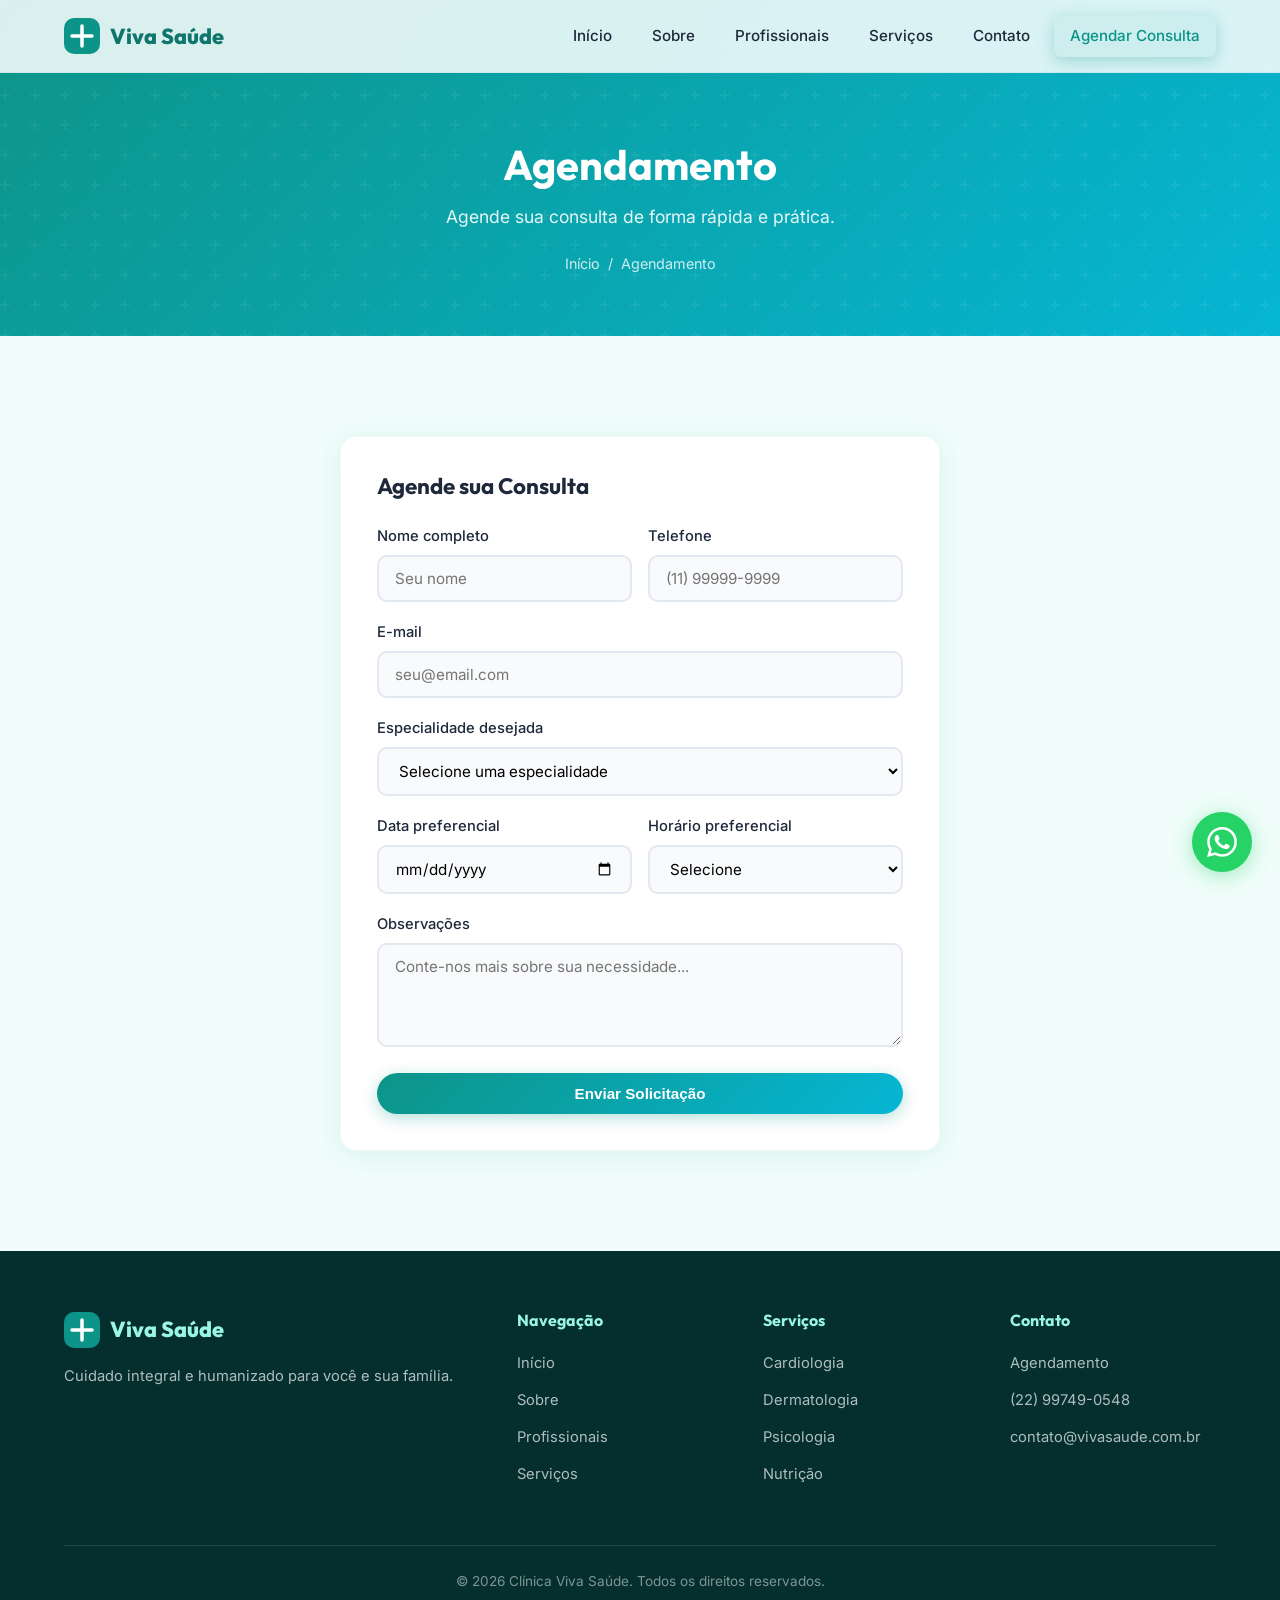
<file: agendamento.html>
<!DOCTYPE html>
<html lang="pt-BR">
<head>
  <meta charset="UTF-8">
  <meta name="viewport" content="width=device-width, initial-scale=1.0">
  <meta name="description" content="Agende sua consulta na Clínica Viva Saúde por telefone, WhatsApp ou formulário online.">
  <title>Agendamento | Clínica Viva Saúde</title>
  <link rel="stylesheet" href="css/style.css">
</head>
<body>
  <header class="header" id="header">
    <div class="container">
      <nav class="nav">
        <a href="index.html" class="logo">
          <svg viewBox="0 0 36 36" fill="none"><rect width="36" height="36" rx="10" fill="#0d9488"/><path d="M18 8v20M8 18h20" stroke="#fff" stroke-width="3.5" stroke-linecap="round"/></svg>
          Viva Saúde
        </a>
        <div class="nav-links" id="navLinks">
          <a href="index.html">Início</a>
          <a href="sobre.html">Sobre</a>
          <a href="profissionais.html">Profissionais</a>
          <a href="servicos.html">Serviços</a>
          <a href="contato.html">Contato</a>
          <a href="agendamento.html" class="btn btn-primary">Agendar Consulta</a>
        </div>
        <button class="hamburger" id="hamburger" aria-label="Menu"><span></span><span></span><span></span></button>
      </nav>
    </div>
  </header>

  <section class="page-header">
    <h1>Agendamento</h1>
    <p>Agende sua consulta de forma rápida e prática.</p>
    <div class="breadcrumb"><a href="index.html">Início</a> / <span>Agendamento</span></div>
  </section>

  <section class="section">
    <div class="container">
      <div class="contact-grid" style="grid-template-columns: 1fr; max-width: 600px; margin: 0 auto;">
        <!-- FORM -->
        <div class="fade-in">
          <form class="contact-form" id="contactForm">
            <h3>Agende sua Consulta</h3>
            <div class="form-row">
              <div class="form-group">
                <label for="nome">Nome completo</label>
                <input type="text" id="nome" name="nome" placeholder="Seu nome" required>
              </div>
              <div class="form-group">
                <label for="telefone">Telefone</label>
                <input type="tel" id="telefone" name="telefone" placeholder="(11) 99999-9999" required>
              </div>
            </div>
            <div class="form-group">
              <label for="email">E-mail</label>
              <input type="email" id="email" name="email" placeholder="seu@email.com" required>
            </div>
            <div class="form-group">
              <label for="especialidade">Especialidade desejada</label>
              <select id="especialidade" name="especialidade" required>
                <option value="">Selecione uma especialidade</option>
                <option value="clinico">Clínico Geral</option>
                <option value="cardiologia">Cardiologia</option>
                <option value="dermatologia">Dermatologia</option>
                <option value="psicologia">Psicologia</option>
                <option value="nutricao">Nutrição</option>
                <option value="pediatria">Pediatria</option>
                <option value="ortopedia">Ortopedia</option>
              </select>
            </div>
            <div class="form-row">
              <div class="form-group">
                <label for="data">Data preferencial</label>
                <input type="date" id="data" name="data">
              </div>
              <div class="form-group">
                <label for="horario">Horário preferencial</label>
                <select id="horario" name="horario">
                  <option value="">Selecione</option>
                  <option value="manha">Manhã (7h-12h)</option>
                  <option value="tarde">Tarde (12h-18h)</option>
                  <option value="noite">Noite (18h-20h)</option>
                </select>
              </div>
            </div>
            <div class="form-group">
              <label for="mensagem">Observações</label>
              <textarea id="mensagem" name="mensagem" placeholder="Conte-nos mais sobre sua necessidade..." rows="4"></textarea>
            </div>
            <button type="submit" class="btn btn-primary" style="width:100%;justify-content:center;">Enviar Solicitação</button>
          </form>
        </div>
      </div>
    </div>
  </section>

  <footer class="footer">
    <div class="container">
      <div class="footer-grid">
        <div class="footer-about">
          <a href="index.html" class="logo" style="color:var(--primary-light);">
            <svg viewBox="0 0 36 36" fill="none"><rect width="36" height="36" rx="10" fill="#0d9488"/><path d="M18 8v20M8 18h20" stroke="#fff" stroke-width="3.5" stroke-linecap="round"/></svg>
            Viva Saúde
          </a>
          <p>Cuidado integral e humanizado para você e sua família.</p>
        </div>
        <div><h4>Navegação</h4><ul class="footer-links"><li><a href="index.html">Início</a></li><li><a href="sobre.html">Sobre</a></li><li><a href="profissionais.html">Profissionais</a></li><li><a href="servicos.html">Serviços</a></li></ul></div>
        <div><h4>Serviços</h4><ul class="footer-links"><li><a href="servicos.html">Cardiologia</a></li><li><a href="servicos.html">Dermatologia</a></li><li><a href="servicos.html">Psicologia</a></li><li><a href="servicos.html">Nutrição</a></li></ul></div>
        <div><h4>Contato</h4><ul class="footer-links"><li><a href="agendamento.html">Agendamento</a></li><li><a href="tel:+5522997490548">(22) 99749-0548</a></li><li><a href="mailto:contato@vivasaude.com.br">contato@vivasaude.com.br</a></li></ul></div>
      </div>
      <div class="footer-bottom"><p>&copy; 2026 Clínica Viva Saúde. Todos os direitos reservados.</p></div>
    </div>
  </footer>

  <a href="https://wa.me/5522997490548?text=Olá, gostaria de agendar uma consulta" target="_blank" class="whatsapp-fab" aria-label="WhatsApp">
    <svg viewBox="0 0 24 24" fill="currentColor"><path d="M17.472 14.382c-.297-.149-1.758-.867-2.03-.967-.273-.099-.471-.148-.67.15-.197.297-.767.966-.94 1.164-.173.199-.347.223-.644.075-.297-.15-1.255-.463-2.39-1.475-.883-.788-1.48-1.761-1.653-2.059-.173-.297-.018-.458.13-.606.134-.133.298-.347.446-.52.149-.174.198-.298.298-.497.099-.198.05-.371-.025-.52-.075-.149-.669-1.612-.916-2.207-.242-.579-.487-.5-.669-.51-.173-.008-.371-.01-.57-.01-.198 0-.52.074-.792.372-.272.297-1.04 1.016-1.04 2.479 0 1.462 1.065 2.875 1.213 3.074.149.198 2.096 3.2 5.077 4.487.709.306 1.262.489 1.694.625.712.227 1.36.195 1.871.118.571-.085 1.758-.719 2.006-1.413.248-.694.248-1.289.173-1.413-.074-.124-.272-.198-.57-.347m-5.421 7.403h-.004a9.87 9.87 0 01-5.031-1.378l-.361-.214-3.741.982.998-3.648-.235-.374a9.86 9.86 0 01-1.51-5.26c.001-5.45 4.436-9.884 9.888-9.884 2.64 0 5.122 1.03 6.988 2.898a9.825 9.825 0 012.893 6.994c-.003 5.45-4.437 9.884-9.885 9.884m8.413-18.297A11.815 11.815 0 0012.05 0C5.495 0 .16 5.335.157 11.892c0 2.096.547 4.142 1.588 5.945L.057 24l6.305-1.654a11.882 11.882 0 005.683 1.448h.005c6.554 0 11.89-5.335 11.893-11.893a11.821 11.821 0 00-3.48-8.413z"/></svg>
  </a>
  <script src="js/main.js"></script>
</body>
</html>
</file>
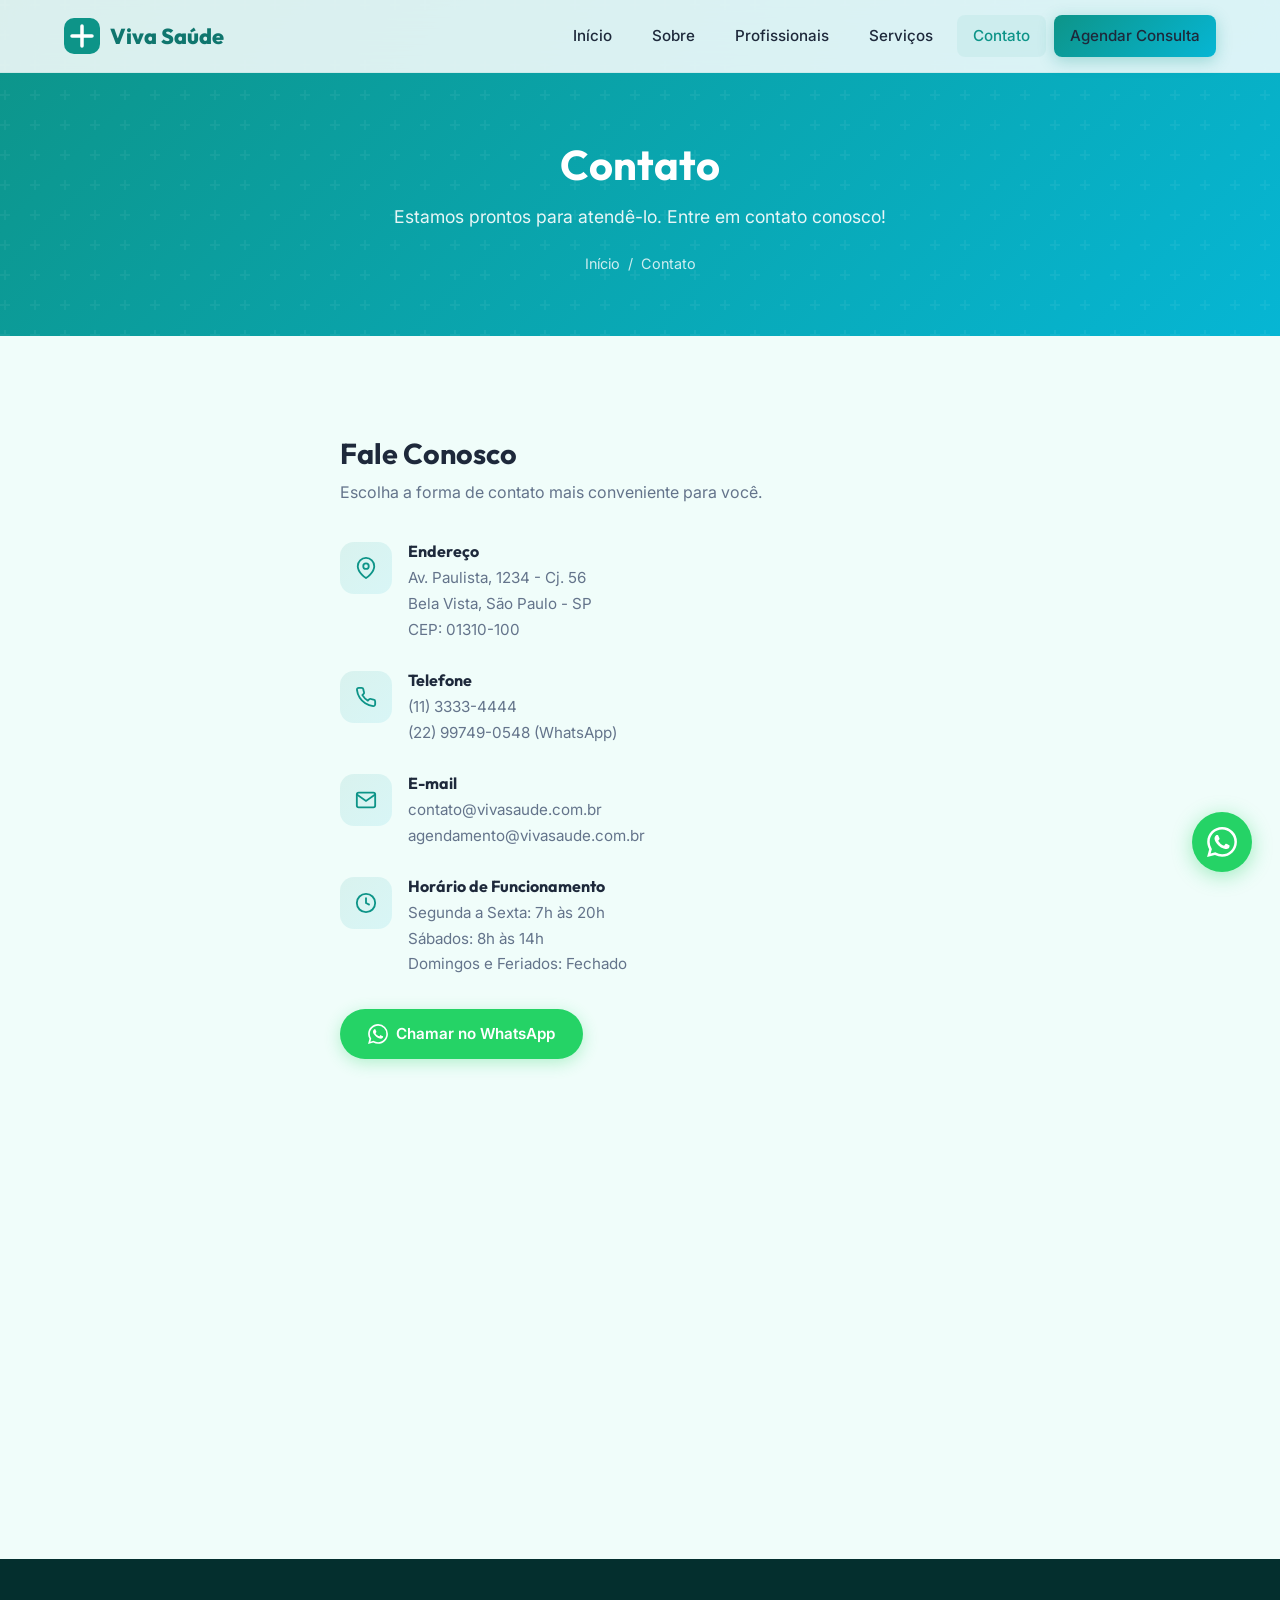
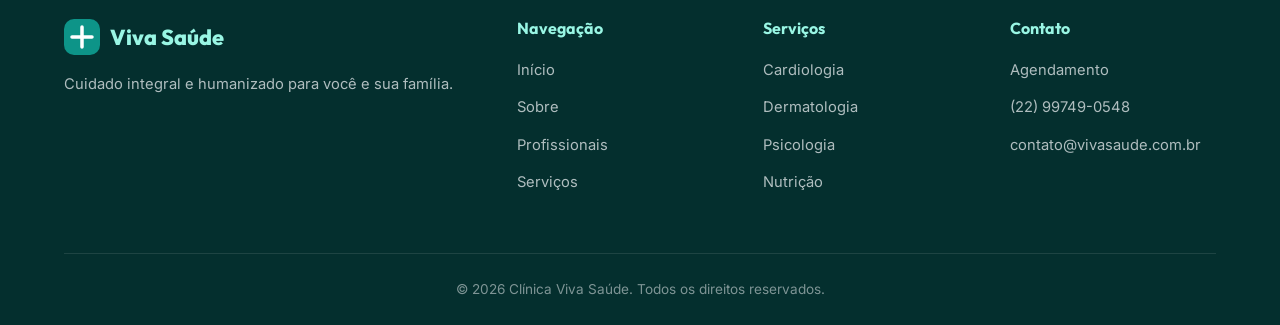
<file: contato.html>
<!DOCTYPE html>
<html lang="pt-BR">
<head>
  <meta charset="UTF-8">
  <meta name="viewport" content="width=device-width, initial-scale=1.0">
  <meta name="description" content="Entre em contato com a Clínica Viva Saúde. Agende sua consulta por telefone, WhatsApp ou formulário online.">
  <title>Contato e Agendamento | Clínica Viva Saúde</title>
  <link rel="stylesheet" href="css/style.css">
</head>
<body>
  <header class="header" id="header">
    <div class="container">
      <nav class="nav">
        <a href="index.html" class="logo">
          <svg viewBox="0 0 36 36" fill="none"><rect width="36" height="36" rx="10" fill="#0d9488"/><path d="M18 8v20M8 18h20" stroke="#fff" stroke-width="3.5" stroke-linecap="round"/></svg>
          Viva Saúde
        </a>
        <div class="nav-links" id="navLinks">
          <a href="index.html">Início</a>
          <a href="sobre.html">Sobre</a>
          <a href="profissionais.html">Profissionais</a>
          <a href="servicos.html">Serviços</a>
          <a href="contato.html">Contato</a>
          <a href="agendamento.html" class="btn btn-primary">Agendar Consulta</a>
        </div>
        <button class="hamburger" id="hamburger" aria-label="Menu"><span></span><span></span><span></span></button>
      </nav>
    </div>
  </header>

  <section class="page-header">
    <h1>Contato</h1>
    <p>Estamos prontos para atendê-lo. Entre em contato conosco!</p>
    <div class="breadcrumb"><a href="index.html">Início</a> / <span>Contato</span></div>
  </section>

  <section class="section">
    <div class="container">
      <div class="contact-grid" style="grid-template-columns: 1fr; max-width: 600px; margin: 0 auto;">
        <!-- INFO -->
        <div class="fade-in">
          <h2 style="font-size:1.8rem;margin-bottom:8px;">Fale Conosco</h2>
          <p style="color:var(--text-light);margin-bottom:36px;">Escolha a forma de contato mais conveniente para você.</p>
          <div class="contact-info">
            <div class="contact-item">
              <div class="icon"><svg viewBox="0 0 24 24" fill="none" stroke="currentColor" stroke-width="2"><path d="M21 10c0 7-9 13-9 13s-9-6-9-13a9 9 0 0 1 18 0z"/><circle cx="12" cy="10" r="3"/></svg></div>
              <div><h4>Endereço</h4><p>Av. Paulista, 1234 - Cj. 56<br>Bela Vista, São Paulo - SP<br>CEP: 01310-100</p></div>
            </div>
            <div class="contact-item">
              <div class="icon"><svg viewBox="0 0 24 24" fill="none" stroke="currentColor" stroke-width="2"><path d="M22 16.92v3a2 2 0 0 1-2.18 2 19.79 19.79 0 0 1-8.63-3.07 19.5 19.5 0 0 1-6-6 19.79 19.79 0 0 1-3.07-8.67A2 2 0 0 1 4.11 2h3a2 2 0 0 1 2 1.72c.127.96.361 1.903.7 2.81a2 2 0 0 1-.45 2.11L8.09 9.91a16 16 0 0 0 6 6l1.27-1.27a2 2 0 0 1 2.11-.45c.907.339 1.85.573 2.81.7A2 2 0 0 1 22 16.92z"/></svg></div>
              <div><h4>Telefone</h4><p>(11) 3333-4444<br>(22) 99749-0548 (WhatsApp)</p></div>
            </div>
            <div class="contact-item">
              <div class="icon"><svg viewBox="0 0 24 24" fill="none" stroke="currentColor" stroke-width="2"><path d="M4 4h16c1.1 0 2 .9 2 2v12c0 1.1-.9 2-2 2H4c-1.1 0-2-.9-2-2V6c0-1.1.9-2 2-2z"/><polyline points="22,6 12,13 2,6"/></svg></div>
              <div><h4>E-mail</h4><p>contato@vivasaude.com.br<br>agendamento@vivasaude.com.br</p></div>
            </div>
            <div class="contact-item">
              <div class="icon"><svg viewBox="0 0 24 24" fill="none" stroke="currentColor" stroke-width="2"><circle cx="12" cy="12" r="10"/><polyline points="12 6 12 12 16 14"/></svg></div>
              <div><h4>Horário de Funcionamento</h4><p>Segunda a Sexta: 7h às 20h<br>Sábados: 8h às 14h<br>Domingos e Feriados: Fechado</p></div>
            </div>
          </div>
          <div style="margin-top:32px;">
            <a href="https://wa.me/5522997490548?text=Olá, gostaria de agendar uma consulta" target="_blank" class="btn btn-primary" style="background:#25d366;box-shadow:0 4px 16px rgba(37,211,102,0.3);">
              <svg width="20" height="20" viewBox="0 0 24 24" fill="currentColor"><path d="M17.472 14.382c-.297-.149-1.758-.867-2.03-.967-.273-.099-.471-.148-.67.15-.197.297-.767.966-.94 1.164-.173.199-.347.223-.644.075-.297-.15-1.255-.463-2.39-1.475-.883-.788-1.48-1.761-1.653-2.059-.173-.297-.018-.458.13-.606.134-.133.298-.347.446-.52.149-.174.198-.298.298-.497.099-.198.05-.371-.025-.52-.075-.149-.669-1.612-.916-2.207-.242-.579-.487-.5-.669-.51-.173-.008-.371-.01-.57-.01-.198 0-.52.074-.792.372-.272.297-1.04 1.016-1.04 2.479 0 1.462 1.065 2.875 1.213 3.074.149.198 2.096 3.2 5.077 4.487.709.306 1.262.489 1.694.625.712.227 1.36.195 1.871.118.571-.085 1.758-.719 2.006-1.413.248-.694.248-1.289.173-1.413-.074-.124-.272-.198-.57-.347m-5.421 7.403h-.004a9.87 9.87 0 01-5.031-1.378l-.361-.214-3.741.982.998-3.648-.235-.374a9.86 9.86 0 01-1.51-5.26c.001-5.45 4.436-9.884 9.888-9.884 2.64 0 5.122 1.03 6.988 2.898a9.825 9.825 0 012.893 6.994c-.003 5.45-4.437 9.884-9.885 9.884m8.413-18.297A11.815 11.815 0 0012.05 0C5.495 0 .16 5.335.157 11.892c0 2.096.547 4.142 1.588 5.945L.057 24l6.305-1.654a11.882 11.882 0 005.683 1.448h.005c6.554 0 11.89-5.335 11.893-11.893a11.821 11.821 0 00-3.48-8.413z"/></svg>
              Chamar no WhatsApp
            </a>
          </div>
        </div>
        </div>
      </div>
    </div>
  </section>

  <!-- MAP -->
  <section style="padding:0;">
    <iframe src="https://www.google.com/maps/embed?pb=!1m18!1m12!1m3!1d3657.1976533498!2d-46.6565!3d-23.5613!2m3!1f0!2f0!3f0!3m2!1i1024!2i768!4f13.1!3m3!1m2!1s0x0%3A0x0!2zMjPCsDMzJzQwLjciUyA0NsKwMzknMjMuNCJX!5e0!3m2!1spt-BR!2sbr!4v1" width="100%" height="400" style="border:0;display:block;" allowfullscreen="" loading="lazy" title="Localização da Clínica Viva Saúde"></iframe>
  </section>

  <footer class="footer">
    <div class="container">
      <div class="footer-grid">
        <div class="footer-about">
          <a href="index.html" class="logo" style="color:var(--primary-light);">
            <svg viewBox="0 0 36 36" fill="none"><rect width="36" height="36" rx="10" fill="#0d9488"/><path d="M18 8v20M8 18h20" stroke="#fff" stroke-width="3.5" stroke-linecap="round"/></svg>
            Viva Saúde
          </a>
          <p>Cuidado integral e humanizado para você e sua família.</p>
        </div>
        <div><h4>Navegação</h4><ul class="footer-links"><li><a href="index.html">Início</a></li><li><a href="sobre.html">Sobre</a></li><li><a href="profissionais.html">Profissionais</a></li><li><a href="servicos.html">Serviços</a></li></ul></div>
        <div><h4>Serviços</h4><ul class="footer-links"><li><a href="servicos.html">Cardiologia</a></li><li><a href="servicos.html">Dermatologia</a></li><li><a href="servicos.html">Psicologia</a></li><li><a href="servicos.html">Nutrição</a></li></ul></div>
        <div><h4>Contato</h4><ul class="footer-links"><li><a href="agendamento.html">Agendamento</a></li><li><a href="tel:+5522997490548">(22) 99749-0548</a></li><li><a href="mailto:contato@vivasaude.com.br">contato@vivasaude.com.br</a></li></ul></div>
      </div>
      <div class="footer-bottom"><p>&copy; 2026 Clínica Viva Saúde. Todos os direitos reservados.</p></div>
    </div>
  </footer>

  <a href="https://wa.me/5522997490548?text=Olá, gostaria de agendar uma consulta" target="_blank" class="whatsapp-fab" aria-label="WhatsApp">
    <svg viewBox="0 0 24 24" fill="currentColor"><path d="M17.472 14.382c-.297-.149-1.758-.867-2.03-.967-.273-.099-.471-.148-.67.15-.197.297-.767.966-.94 1.164-.173.199-.347.223-.644.075-.297-.15-1.255-.463-2.39-1.475-.883-.788-1.48-1.761-1.653-2.059-.173-.297-.018-.458.13-.606.134-.133.298-.347.446-.52.149-.174.198-.298.298-.497.099-.198.05-.371-.025-.52-.075-.149-.669-1.612-.916-2.207-.242-.579-.487-.5-.669-.51-.173-.008-.371-.01-.57-.01-.198 0-.52.074-.792.372-.272.297-1.04 1.016-1.04 2.479 0 1.462 1.065 2.875 1.213 3.074.149.198 2.096 3.2 5.077 4.487.709.306 1.262.489 1.694.625.712.227 1.36.195 1.871.118.571-.085 1.758-.719 2.006-1.413.248-.694.248-1.289.173-1.413-.074-.124-.272-.198-.57-.347m-5.421 7.403h-.004a9.87 9.87 0 01-5.031-1.378l-.361-.214-3.741.982.998-3.648-.235-.374a9.86 9.86 0 01-1.51-5.26c.001-5.45 4.436-9.884 9.888-9.884 2.64 0 5.122 1.03 6.988 2.898a9.825 9.825 0 012.893 6.994c-.003 5.45-4.437 9.884-9.885 9.884m8.413-18.297A11.815 11.815 0 0012.05 0C5.495 0 .16 5.335.157 11.892c0 2.096.547 4.142 1.588 5.945L.057 24l6.305-1.654a11.882 11.882 0 005.683 1.448h.005c6.554 0 11.89-5.335 11.893-11.893a11.821 11.821 0 00-3.48-8.413z"/></svg>
  </a>
  <script src="js/main.js"></script>
</body>
</html>
</file>
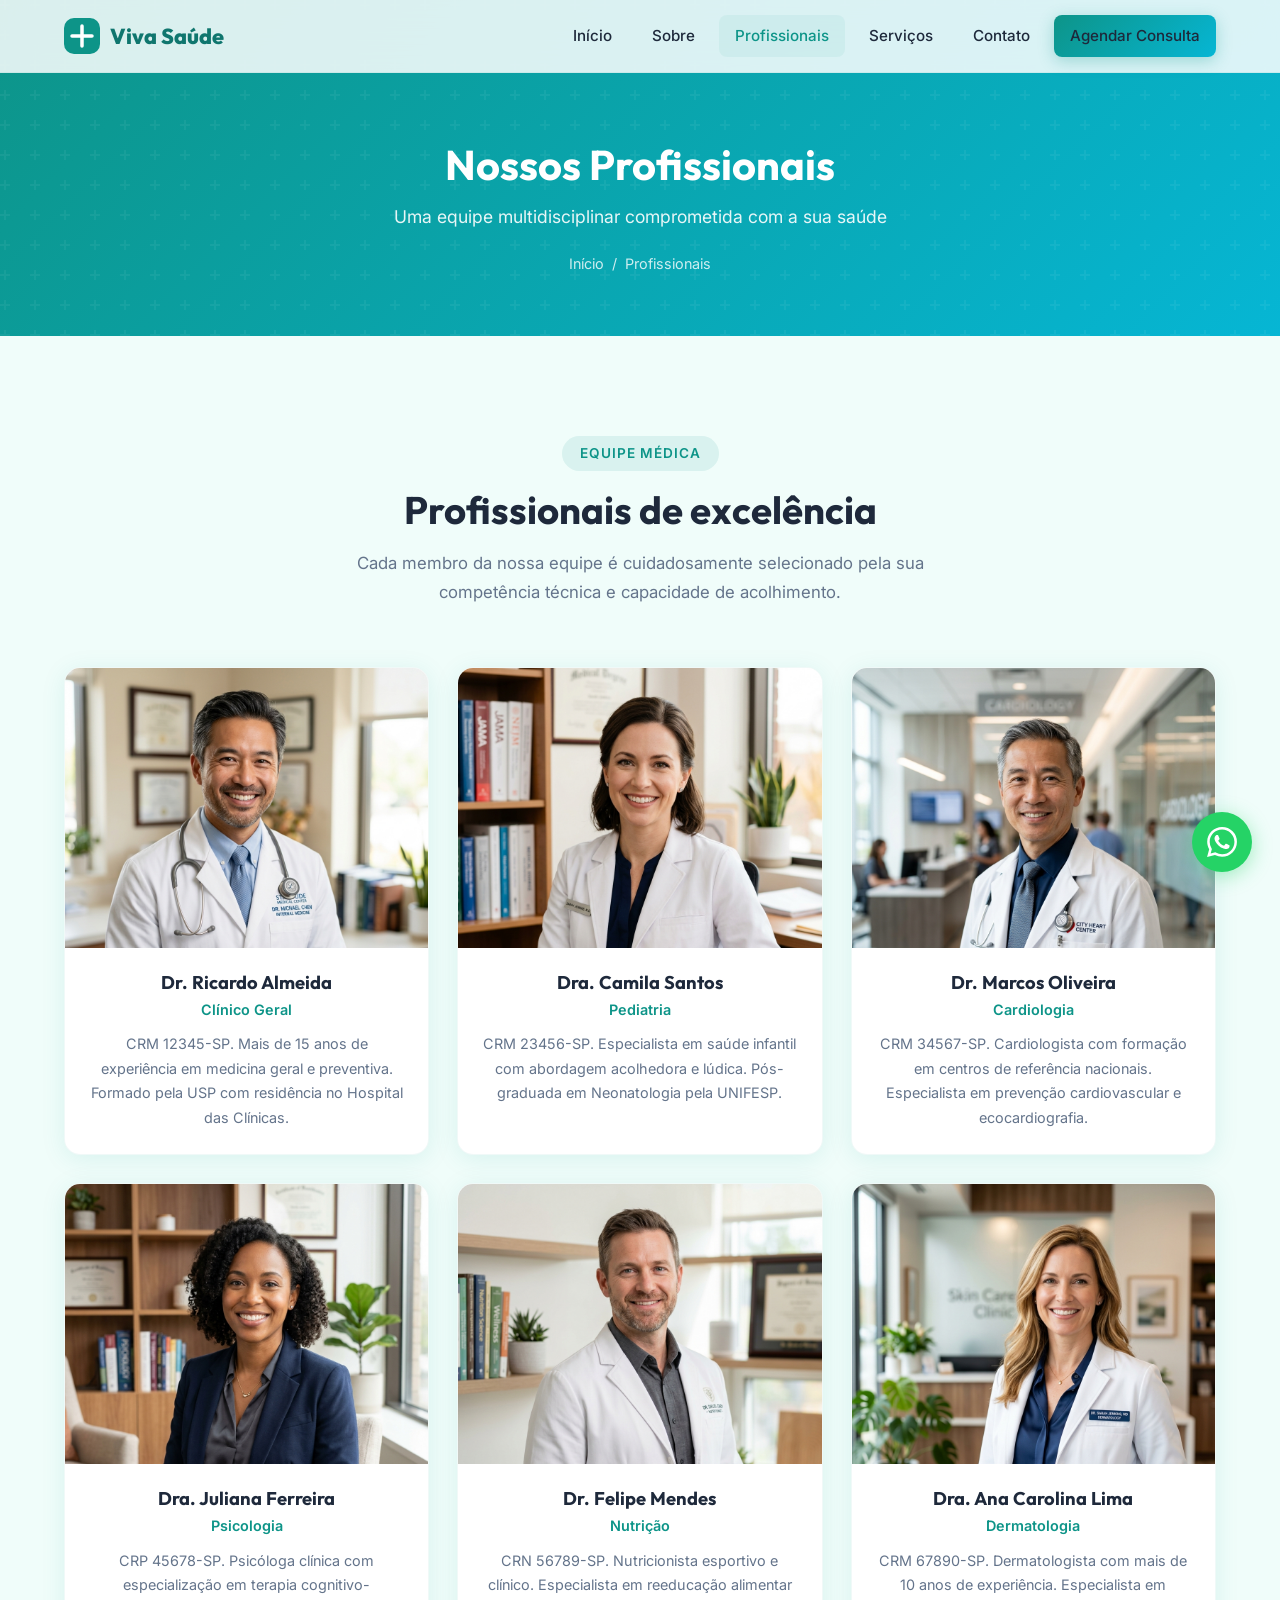
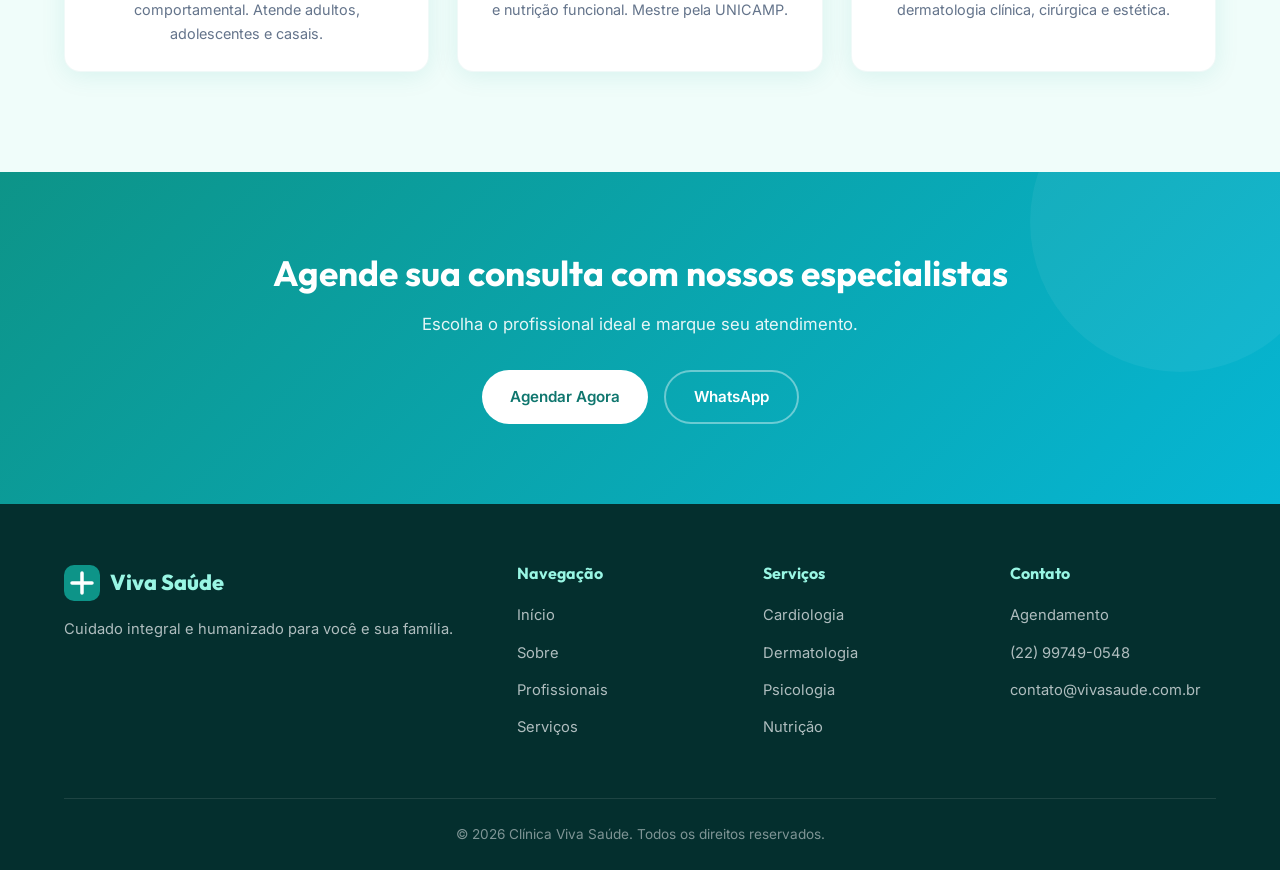
<file: profissionais.html>
<!DOCTYPE html>
<html lang="pt-BR">
<head>
  <meta charset="UTF-8">
  <meta name="viewport" content="width=device-width, initial-scale=1.0">
  <meta name="description" content="Conheça os profissionais da Clínica Viva Saúde. Especialistas dedicados ao seu bem-estar.">
  <title>Profissionais | Clínica Viva Saúde</title>
  <link rel="stylesheet" href="css/style.css">
</head>
<body>
  <header class="header" id="header">
    <div class="container">
      <nav class="nav">
        <a href="index.html" class="logo">
          <svg viewBox="0 0 36 36" fill="none"><rect width="36" height="36" rx="10" fill="#0d9488"/><path d="M18 8v20M8 18h20" stroke="#fff" stroke-width="3.5" stroke-linecap="round"/></svg>
          Viva Saúde
        </a>
        <div class="nav-links" id="navLinks">
          <a href="index.html">Início</a>
          <a href="sobre.html">Sobre</a>
          <a href="profissionais.html">Profissionais</a>
          <a href="servicos.html">Serviços</a>
          <a href="contato.html">Contato</a>
          <a href="contato.html" class="btn btn-primary">Agendar Consulta</a>
        </div>
        <button class="hamburger" id="hamburger" aria-label="Menu"><span></span><span></span><span></span></button>
      </nav>
    </div>
  </header>

  <section class="page-header">
    <h1>Nossos Profissionais</h1>
    <p>Uma equipe multidisciplinar comprometida com a sua saúde</p>
    <div class="breadcrumb"><a href="index.html">Início</a> / <span>Profissionais</span></div>
  </section>

  <section class="section">
    <div class="container">
      <div class="section-header fade-in">
        <span class="tag">Equipe Médica</span>
        <h2>Profissionais de excelência</h2>
        <p>Cada membro da nossa equipe é cuidadosamente selecionado pela sua competência técnica e capacidade de acolhimento.</p>
      </div>
      <div class="team-grid">
        <div class="team-card fade-in">
          <div class="team-card-img"><img src="img/dr-ricardo.png" alt="Dr. Ricardo Almeida"></div>
          <div class="team-card-body">
            <h3>Dr. Ricardo Almeida</h3>
            <p class="specialty">Clínico Geral</p>
            <p>CRM 12345-SP. Mais de 15 anos de experiência em medicina geral e preventiva. Formado pela USP com residência no Hospital das Clínicas.</p>
          </div>
        </div>
        <div class="team-card fade-in">
          <div class="team-card-img"><img src="img/dra-camila.png" alt="Dra. Camila Santos"></div>
          <div class="team-card-body">
            <h3>Dra. Camila Santos</h3>
            <p class="specialty">Pediatria</p>
            <p>CRM 23456-SP. Especialista em saúde infantil com abordagem acolhedora e lúdica. Pós-graduada em Neonatologia pela UNIFESP.</p>
          </div>
        </div>
        <div class="team-card fade-in">
          <div class="team-card-img"><img src="img/dr-marcos.png" alt="Dr. Marcos Oliveira"></div>
          <div class="team-card-body">
            <h3>Dr. Marcos Oliveira</h3>
            <p class="specialty">Cardiologia</p>
            <p>CRM 34567-SP. Cardiologista com formação em centros de referência nacionais. Especialista em prevenção cardiovascular e ecocardiografia.</p>
          </div>
        </div>
        <div class="team-card fade-in">
          <div class="team-card-img"><img src="img/dra-juliana.png" alt="Dra. Juliana Ferreira"></div>
          <div class="team-card-body">
            <h3>Dra. Juliana Ferreira</h3>
            <p class="specialty">Psicologia</p>
            <p>CRP 45678-SP. Psicóloga clínica com especialização em terapia cognitivo-comportamental. Atende adultos, adolescentes e casais.</p>
          </div>
        </div>
        <div class="team-card fade-in">
          <div class="team-card-img"><img src="img/dr-felipe.png" alt="Dr. Felipe Mendes"></div>
          <div class="team-card-body">
            <h3>Dr. Felipe Mendes</h3>
            <p class="specialty">Nutrição</p>
            <p>CRN 56789-SP. Nutricionista esportivo e clínico. Especialista em reeducação alimentar e nutrição funcional. Mestre pela UNICAMP.</p>
          </div>
        </div>
        <div class="team-card fade-in">
          <div class="team-card-img"><img src="img/dra-ana.png" alt="Dra. Ana Carolina Lima"></div>
          <div class="team-card-body">
            <h3>Dra. Ana Carolina Lima</h3>
            <p class="specialty">Dermatologia</p>
            <p>CRM 67890-SP. Dermatologista com mais de 10 anos de experiência. Especialista em dermatologia clínica, cirúrgica e estética.</p>
          </div>
        </div>
      </div>
    </div>
  </section>

  <section class="cta-section">
    <div class="container">
      <h2>Agende sua consulta com nossos especialistas</h2>
      <p>Escolha o profissional ideal e marque seu atendimento.</p>
      <div class="cta-buttons">
        <a href="contato.html" class="btn btn-white">Agendar Agora</a>
        <a href="https://wa.me/5522997490548?text=Olá, gostaria de agendar uma consulta" target="_blank" class="btn btn-outline" style="border-color:rgba(255,255,255,0.4);color:#fff;">WhatsApp</a>
      </div>
    </div>
  </section>

  <footer class="footer">
    <div class="container">
      <div class="footer-grid">
        <div class="footer-about">
          <a href="index.html" class="logo" style="color:var(--primary-light);">
            <svg viewBox="0 0 36 36" fill="none"><rect width="36" height="36" rx="10" fill="#0d9488"/><path d="M18 8v20M8 18h20" stroke="#fff" stroke-width="3.5" stroke-linecap="round"/></svg>
            Viva Saúde
          </a>
          <p>Cuidado integral e humanizado para você e sua família.</p>
        </div>
        <div><h4>Navegação</h4><ul class="footer-links"><li><a href="index.html">Início</a></li><li><a href="sobre.html">Sobre</a></li><li><a href="profissionais.html">Profissionais</a></li><li><a href="servicos.html">Serviços</a></li></ul></div>
        <div><h4>Serviços</h4><ul class="footer-links"><li><a href="servicos.html">Cardiologia</a></li><li><a href="servicos.html">Dermatologia</a></li><li><a href="servicos.html">Psicologia</a></li><li><a href="servicos.html">Nutrição</a></li></ul></div>
        <div><h4>Contato</h4><ul class="footer-links"><li><a href="contato.html">Agendamento</a></li><li><a href="tel:+5522997490548">(22) 99749-0548</a></li><li><a href="mailto:contato@vivasaude.com.br">contato@vivasaude.com.br</a></li></ul></div>
      </div>
      <div class="footer-bottom"><p>&copy; 2026 Clínica Viva Saúde. Todos os direitos reservados.</p></div>
    </div>
  </footer>

  <a href="https://wa.me/5522997490548?text=Olá, gostaria de agendar uma consulta" target="_blank" class="whatsapp-fab" aria-label="WhatsApp">
    <svg viewBox="0 0 24 24" fill="currentColor"><path d="M17.472 14.382c-.297-.149-1.758-.867-2.03-.967-.273-.099-.471-.148-.67.15-.197.297-.767.966-.94 1.164-.173.199-.347.223-.644.075-.297-.15-1.255-.463-2.39-1.475-.883-.788-1.48-1.761-1.653-2.059-.173-.297-.018-.458.13-.606.134-.133.298-.347.446-.52.149-.174.198-.298.298-.497.099-.198.05-.371-.025-.52-.075-.149-.669-1.612-.916-2.207-.242-.579-.487-.5-.669-.51-.173-.008-.371-.01-.57-.01-.198 0-.52.074-.792.372-.272.297-1.04 1.016-1.04 2.479 0 1.462 1.065 2.875 1.213 3.074.149.198 2.096 3.2 5.077 4.487.709.306 1.262.489 1.694.625.712.227 1.36.195 1.871.118.571-.085 1.758-.719 2.006-1.413.248-.694.248-1.289.173-1.413-.074-.124-.272-.198-.57-.347m-5.421 7.403h-.004a9.87 9.87 0 01-5.031-1.378l-.361-.214-3.741.982.998-3.648-.235-.374a9.86 9.86 0 01-1.51-5.26c.001-5.45 4.436-9.884 9.888-9.884 2.64 0 5.122 1.03 6.988 2.898a9.825 9.825 0 012.893 6.994c-.003 5.45-4.437 9.884-9.885 9.884m8.413-18.297A11.815 11.815 0 0012.05 0C5.495 0 .16 5.335.157 11.892c0 2.096.547 4.142 1.588 5.945L.057 24l6.305-1.654a11.882 11.882 0 005.683 1.448h.005c6.554 0 11.89-5.335 11.893-11.893a11.821 11.821 0 00-3.48-8.413z"/></svg>
  </a>
  <script src="js/main.js"></script>
</body>
</html>
</file>
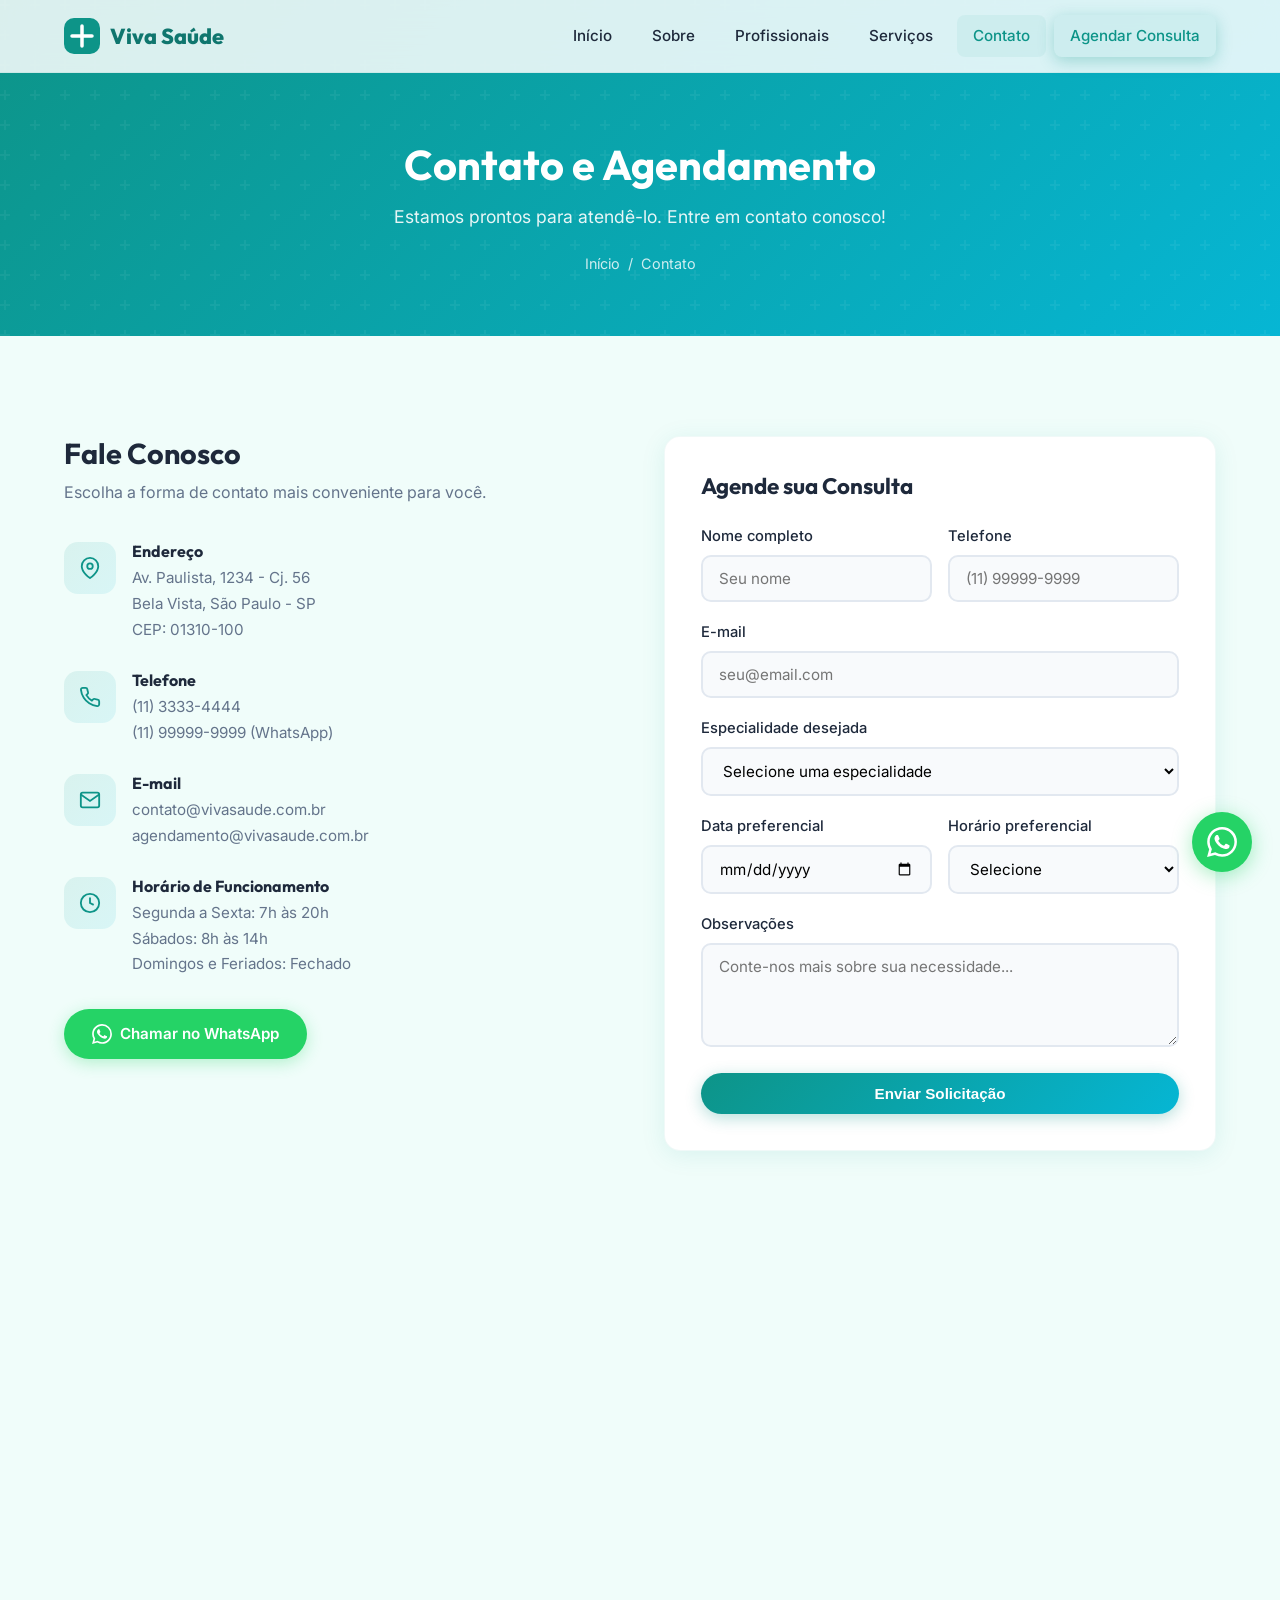
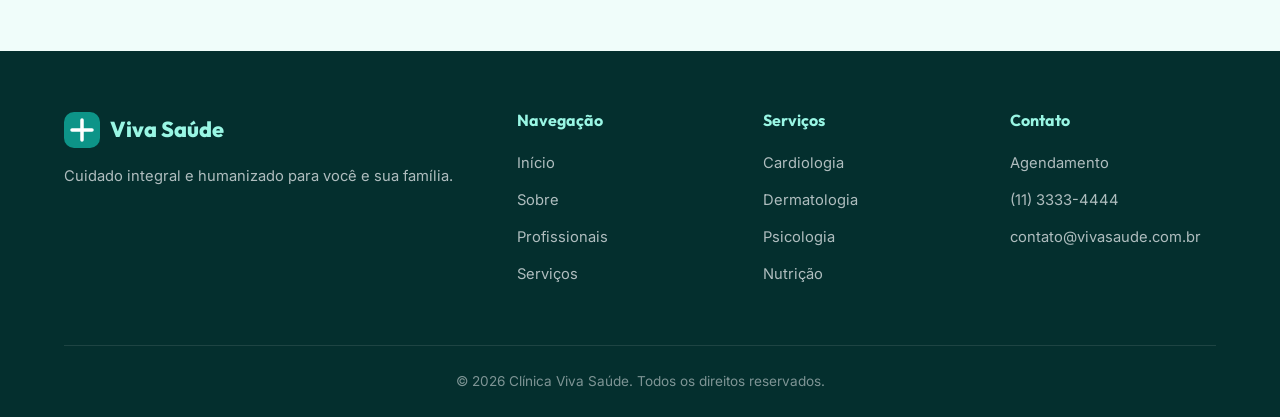
<file: clinica-viva-saude/contato.html>
<!DOCTYPE html>
<html lang="pt-BR">
<head>
  <meta charset="UTF-8">
  <meta name="viewport" content="width=device-width, initial-scale=1.0">
  <meta name="description" content="Entre em contato com a Clínica Viva Saúde. Agende sua consulta por telefone, WhatsApp ou formulário online.">
  <title>Contato e Agendamento | Clínica Viva Saúde</title>
  <link rel="stylesheet" href="css/style.css">
</head>
<body>
  <header class="header" id="header">
    <div class="container">
      <nav class="nav">
        <a href="index.html" class="logo">
          <svg viewBox="0 0 36 36" fill="none"><rect width="36" height="36" rx="10" fill="#0d9488"/><path d="M18 8v20M8 18h20" stroke="#fff" stroke-width="3.5" stroke-linecap="round"/></svg>
          Viva Saúde
        </a>
        <div class="nav-links" id="navLinks">
          <a href="index.html">Início</a>
          <a href="sobre.html">Sobre</a>
          <a href="profissionais.html">Profissionais</a>
          <a href="servicos.html">Serviços</a>
          <a href="contato.html">Contato</a>
          <a href="contato.html" class="btn btn-primary">Agendar Consulta</a>
        </div>
        <button class="hamburger" id="hamburger" aria-label="Menu"><span></span><span></span><span></span></button>
      </nav>
    </div>
  </header>

  <section class="page-header">
    <h1>Contato e Agendamento</h1>
    <p>Estamos prontos para atendê-lo. Entre em contato conosco!</p>
    <div class="breadcrumb"><a href="index.html">Início</a> / <span>Contato</span></div>
  </section>

  <section class="section">
    <div class="container">
      <div class="contact-grid">
        <!-- INFO -->
        <div class="fade-in">
          <h2 style="font-size:1.8rem;margin-bottom:8px;">Fale Conosco</h2>
          <p style="color:var(--text-light);margin-bottom:36px;">Escolha a forma de contato mais conveniente para você.</p>
          <div class="contact-info">
            <div class="contact-item">
              <div class="icon"><svg viewBox="0 0 24 24" fill="none" stroke="currentColor" stroke-width="2"><path d="M21 10c0 7-9 13-9 13s-9-6-9-13a9 9 0 0 1 18 0z"/><circle cx="12" cy="10" r="3"/></svg></div>
              <div><h4>Endereço</h4><p>Av. Paulista, 1234 - Cj. 56<br>Bela Vista, São Paulo - SP<br>CEP: 01310-100</p></div>
            </div>
            <div class="contact-item">
              <div class="icon"><svg viewBox="0 0 24 24" fill="none" stroke="currentColor" stroke-width="2"><path d="M22 16.92v3a2 2 0 0 1-2.18 2 19.79 19.79 0 0 1-8.63-3.07 19.5 19.5 0 0 1-6-6 19.79 19.79 0 0 1-3.07-8.67A2 2 0 0 1 4.11 2h3a2 2 0 0 1 2 1.72c.127.96.361 1.903.7 2.81a2 2 0 0 1-.45 2.11L8.09 9.91a16 16 0 0 0 6 6l1.27-1.27a2 2 0 0 1 2.11-.45c.907.339 1.85.573 2.81.7A2 2 0 0 1 22 16.92z"/></svg></div>
              <div><h4>Telefone</h4><p>(11) 3333-4444<br>(11) 99999-9999 (WhatsApp)</p></div>
            </div>
            <div class="contact-item">
              <div class="icon"><svg viewBox="0 0 24 24" fill="none" stroke="currentColor" stroke-width="2"><path d="M4 4h16c1.1 0 2 .9 2 2v12c0 1.1-.9 2-2 2H4c-1.1 0-2-.9-2-2V6c0-1.1.9-2 2-2z"/><polyline points="22,6 12,13 2,6"/></svg></div>
              <div><h4>E-mail</h4><p>contato@vivasaude.com.br<br>agendamento@vivasaude.com.br</p></div>
            </div>
            <div class="contact-item">
              <div class="icon"><svg viewBox="0 0 24 24" fill="none" stroke="currentColor" stroke-width="2"><circle cx="12" cy="12" r="10"/><polyline points="12 6 12 12 16 14"/></svg></div>
              <div><h4>Horário de Funcionamento</h4><p>Segunda a Sexta: 7h às 20h<br>Sábados: 8h às 14h<br>Domingos e Feriados: Fechado</p></div>
            </div>
          </div>
          <div style="margin-top:32px;">
            <a href="https://wa.me/5511999999999" target="_blank" class="btn btn-primary" style="background:#25d366;box-shadow:0 4px 16px rgba(37,211,102,0.3);">
              <svg width="20" height="20" viewBox="0 0 24 24" fill="currentColor"><path d="M17.472 14.382c-.297-.149-1.758-.867-2.03-.967-.273-.099-.471-.148-.67.15-.197.297-.767.966-.94 1.164-.173.199-.347.223-.644.075-.297-.15-1.255-.463-2.39-1.475-.883-.788-1.48-1.761-1.653-2.059-.173-.297-.018-.458.13-.606.134-.133.298-.347.446-.52.149-.174.198-.298.298-.497.099-.198.05-.371-.025-.52-.075-.149-.669-1.612-.916-2.207-.242-.579-.487-.5-.669-.51-.173-.008-.371-.01-.57-.01-.198 0-.52.074-.792.372-.272.297-1.04 1.016-1.04 2.479 0 1.462 1.065 2.875 1.213 3.074.149.198 2.096 3.2 5.077 4.487.709.306 1.262.489 1.694.625.712.227 1.36.195 1.871.118.571-.085 1.758-.719 2.006-1.413.248-.694.248-1.289.173-1.413-.074-.124-.272-.198-.57-.347m-5.421 7.403h-.004a9.87 9.87 0 01-5.031-1.378l-.361-.214-3.741.982.998-3.648-.235-.374a9.86 9.86 0 01-1.51-5.26c.001-5.45 4.436-9.884 9.888-9.884 2.64 0 5.122 1.03 6.988 2.898a9.825 9.825 0 012.893 6.994c-.003 5.45-4.437 9.884-9.885 9.884m8.413-18.297A11.815 11.815 0 0012.05 0C5.495 0 .16 5.335.157 11.892c0 2.096.547 4.142 1.588 5.945L.057 24l6.305-1.654a11.882 11.882 0 005.683 1.448h.005c6.554 0 11.89-5.335 11.893-11.893a11.821 11.821 0 00-3.48-8.413z"/></svg>
              Chamar no WhatsApp
            </a>
          </div>
        </div>
        <!-- FORM -->
        <div class="fade-in">
          <form class="contact-form" id="contactForm">
            <h3>Agende sua Consulta</h3>
            <div class="form-row">
              <div class="form-group">
                <label for="nome">Nome completo</label>
                <input type="text" id="nome" name="nome" placeholder="Seu nome" required>
              </div>
              <div class="form-group">
                <label for="telefone">Telefone</label>
                <input type="tel" id="telefone" name="telefone" placeholder="(11) 99999-9999" required>
              </div>
            </div>
            <div class="form-group">
              <label for="email">E-mail</label>
              <input type="email" id="email" name="email" placeholder="seu@email.com" required>
            </div>
            <div class="form-group">
              <label for="especialidade">Especialidade desejada</label>
              <select id="especialidade" name="especialidade" required>
                <option value="">Selecione uma especialidade</option>
                <option value="clinico">Clínico Geral</option>
                <option value="cardiologia">Cardiologia</option>
                <option value="dermatologia">Dermatologia</option>
                <option value="psicologia">Psicologia</option>
                <option value="nutricao">Nutrição</option>
                <option value="pediatria">Pediatria</option>
                <option value="ortopedia">Ortopedia</option>
              </select>
            </div>
            <div class="form-row">
              <div class="form-group">
                <label for="data">Data preferencial</label>
                <input type="date" id="data" name="data">
              </div>
              <div class="form-group">
                <label for="horario">Horário preferencial</label>
                <select id="horario" name="horario">
                  <option value="">Selecione</option>
                  <option value="manha">Manhã (7h-12h)</option>
                  <option value="tarde">Tarde (12h-18h)</option>
                  <option value="noite">Noite (18h-20h)</option>
                </select>
              </div>
            </div>
            <div class="form-group">
              <label for="mensagem">Observações</label>
              <textarea id="mensagem" name="mensagem" placeholder="Conte-nos mais sobre sua necessidade..." rows="4"></textarea>
            </div>
            <button type="submit" class="btn btn-primary" style="width:100%;justify-content:center;">Enviar Solicitação</button>
          </form>
        </div>
      </div>
    </div>
  </section>

  <!-- MAP -->
  <section style="padding:0;">
    <iframe src="https://www.google.com/maps/embed?pb=!1m18!1m12!1m3!1d3657.1976533498!2d-46.6565!3d-23.5613!2m3!1f0!2f0!3f0!3m2!1i1024!2i768!4f13.1!3m3!1m2!1s0x0%3A0x0!2zMjPCsDMzJzQwLjciUyA0NsKwMzknMjMuNCJX!5e0!3m2!1spt-BR!2sbr!4v1" width="100%" height="400" style="border:0;display:block;" allowfullscreen="" loading="lazy" title="Localização da Clínica Viva Saúde"></iframe>
  </section>

  <footer class="footer">
    <div class="container">
      <div class="footer-grid">
        <div class="footer-about">
          <a href="index.html" class="logo" style="color:var(--primary-light);">
            <svg viewBox="0 0 36 36" fill="none"><rect width="36" height="36" rx="10" fill="#0d9488"/><path d="M18 8v20M8 18h20" stroke="#fff" stroke-width="3.5" stroke-linecap="round"/></svg>
            Viva Saúde
          </a>
          <p>Cuidado integral e humanizado para você e sua família.</p>
        </div>
        <div><h4>Navegação</h4><ul class="footer-links"><li><a href="index.html">Início</a></li><li><a href="sobre.html">Sobre</a></li><li><a href="profissionais.html">Profissionais</a></li><li><a href="servicos.html">Serviços</a></li></ul></div>
        <div><h4>Serviços</h4><ul class="footer-links"><li><a href="servicos.html">Cardiologia</a></li><li><a href="servicos.html">Dermatologia</a></li><li><a href="servicos.html">Psicologia</a></li><li><a href="servicos.html">Nutrição</a></li></ul></div>
        <div><h4>Contato</h4><ul class="footer-links"><li><a href="contato.html">Agendamento</a></li><li><a href="tel:+551133334444">(11) 3333-4444</a></li><li><a href="mailto:contato@vivasaude.com.br">contato@vivasaude.com.br</a></li></ul></div>
      </div>
      <div class="footer-bottom"><p>&copy; 2026 Clínica Viva Saúde. Todos os direitos reservados.</p></div>
    </div>
  </footer>

  <a href="https://wa.me/5511999999999" target="_blank" class="whatsapp-fab" aria-label="WhatsApp">
    <svg viewBox="0 0 24 24" fill="currentColor"><path d="M17.472 14.382c-.297-.149-1.758-.867-2.03-.967-.273-.099-.471-.148-.67.15-.197.297-.767.966-.94 1.164-.173.199-.347.223-.644.075-.297-.15-1.255-.463-2.39-1.475-.883-.788-1.48-1.761-1.653-2.059-.173-.297-.018-.458.13-.606.134-.133.298-.347.446-.52.149-.174.198-.298.298-.497.099-.198.05-.371-.025-.52-.075-.149-.669-1.612-.916-2.207-.242-.579-.487-.5-.669-.51-.173-.008-.371-.01-.57-.01-.198 0-.52.074-.792.372-.272.297-1.04 1.016-1.04 2.479 0 1.462 1.065 2.875 1.213 3.074.149.198 2.096 3.2 5.077 4.487.709.306 1.262.489 1.694.625.712.227 1.36.195 1.871.118.571-.085 1.758-.719 2.006-1.413.248-.694.248-1.289.173-1.413-.074-.124-.272-.198-.57-.347m-5.421 7.403h-.004a9.87 9.87 0 01-5.031-1.378l-.361-.214-3.741.982.998-3.648-.235-.374a9.86 9.86 0 01-1.51-5.26c.001-5.45 4.436-9.884 9.888-9.884 2.64 0 5.122 1.03 6.988 2.898a9.825 9.825 0 012.893 6.994c-.003 5.45-4.437 9.884-9.885 9.884m8.413-18.297A11.815 11.815 0 0012.05 0C5.495 0 .16 5.335.157 11.892c0 2.096.547 4.142 1.588 5.945L.057 24l6.305-1.654a11.882 11.882 0 005.683 1.448h.005c6.554 0 11.89-5.335 11.893-11.893a11.821 11.821 0 00-3.48-8.413z"/></svg>
  </a>
  <script src="js/main.js"></script>
</body>
</html>
</file>
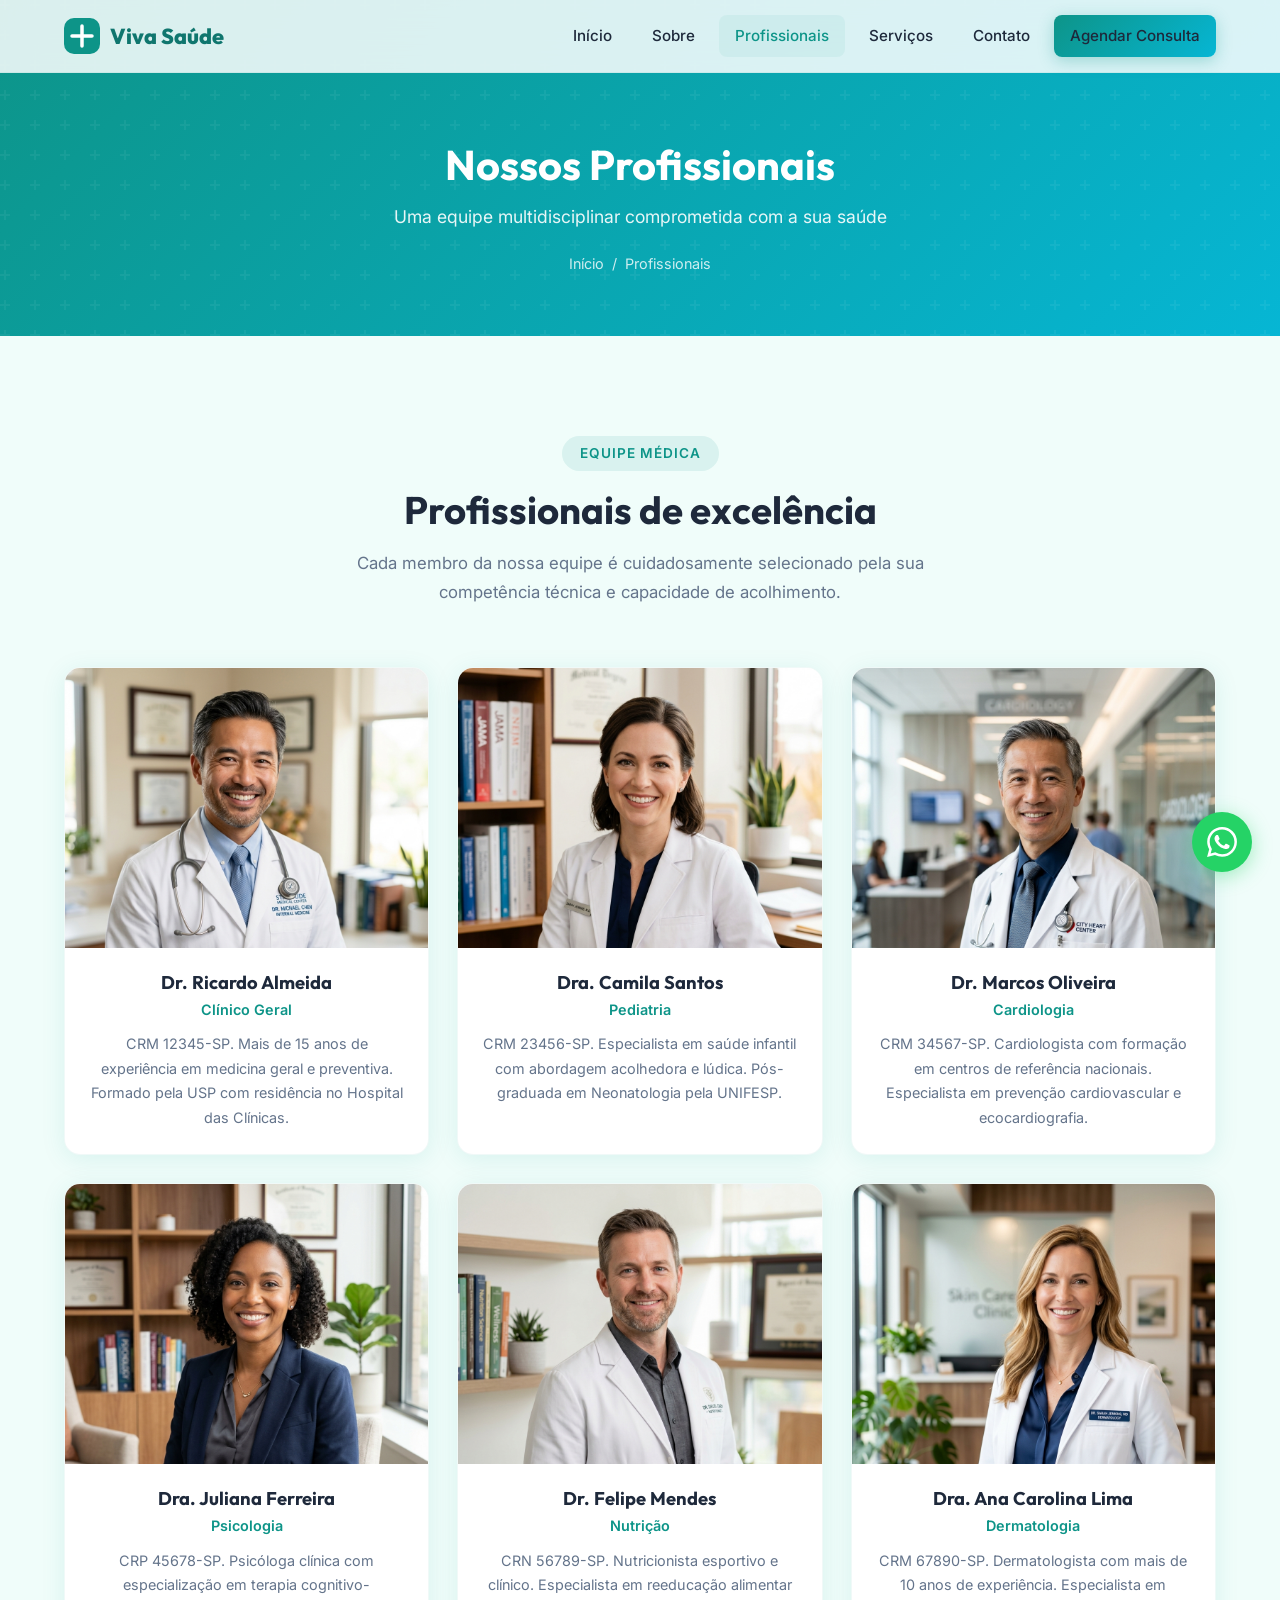
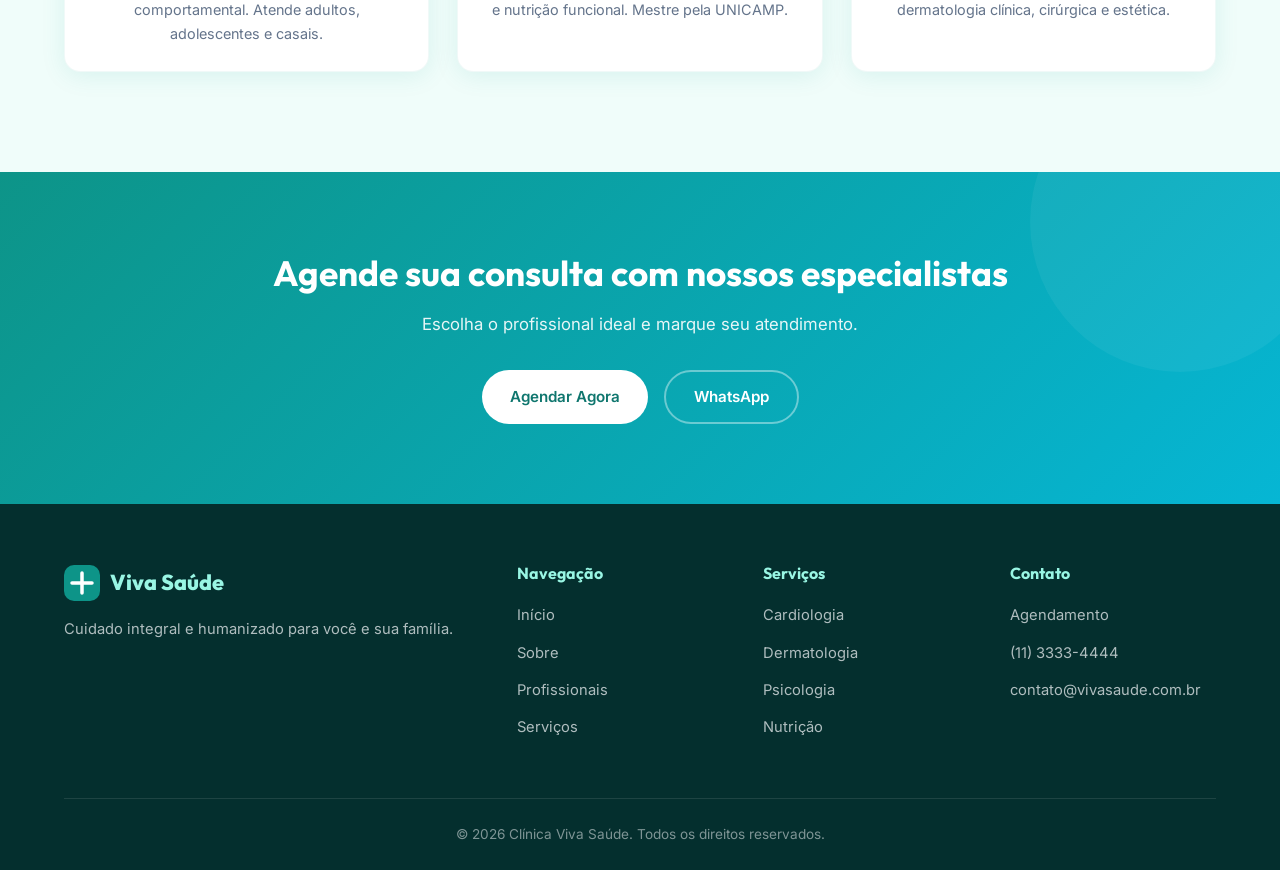
<file: clinica-viva-saude/profissionais.html>
<!DOCTYPE html>
<html lang="pt-BR">
<head>
  <meta charset="UTF-8">
  <meta name="viewport" content="width=device-width, initial-scale=1.0">
  <meta name="description" content="Conheça os profissionais da Clínica Viva Saúde. Especialistas dedicados ao seu bem-estar.">
  <title>Profissionais | Clínica Viva Saúde</title>
  <link rel="stylesheet" href="css/style.css">
</head>
<body>
  <header class="header" id="header">
    <div class="container">
      <nav class="nav">
        <a href="index.html" class="logo">
          <svg viewBox="0 0 36 36" fill="none"><rect width="36" height="36" rx="10" fill="#0d9488"/><path d="M18 8v20M8 18h20" stroke="#fff" stroke-width="3.5" stroke-linecap="round"/></svg>
          Viva Saúde
        </a>
        <div class="nav-links" id="navLinks">
          <a href="index.html">Início</a>
          <a href="sobre.html">Sobre</a>
          <a href="profissionais.html">Profissionais</a>
          <a href="servicos.html">Serviços</a>
          <a href="contato.html">Contato</a>
          <a href="contato.html" class="btn btn-primary">Agendar Consulta</a>
        </div>
        <button class="hamburger" id="hamburger" aria-label="Menu"><span></span><span></span><span></span></button>
      </nav>
    </div>
  </header>

  <section class="page-header">
    <h1>Nossos Profissionais</h1>
    <p>Uma equipe multidisciplinar comprometida com a sua saúde</p>
    <div class="breadcrumb"><a href="index.html">Início</a> / <span>Profissionais</span></div>
  </section>

  <section class="section">
    <div class="container">
      <div class="section-header fade-in">
        <span class="tag">Equipe Médica</span>
        <h2>Profissionais de excelência</h2>
        <p>Cada membro da nossa equipe é cuidadosamente selecionado pela sua competência técnica e capacidade de acolhimento.</p>
      </div>
      <div class="team-grid">
        <div class="team-card fade-in">
          <div class="team-card-img"><img src="img/dr-ricardo.png" alt="Dr. Ricardo Almeida"></div>
          <div class="team-card-body">
            <h3>Dr. Ricardo Almeida</h3>
            <p class="specialty">Clínico Geral</p>
            <p>CRM 12345-SP. Mais de 15 anos de experiência em medicina geral e preventiva. Formado pela USP com residência no Hospital das Clínicas.</p>
          </div>
        </div>
        <div class="team-card fade-in">
          <div class="team-card-img"><img src="img/dra-camila.png" alt="Dra. Camila Santos"></div>
          <div class="team-card-body">
            <h3>Dra. Camila Santos</h3>
            <p class="specialty">Pediatria</p>
            <p>CRM 23456-SP. Especialista em saúde infantil com abordagem acolhedora e lúdica. Pós-graduada em Neonatologia pela UNIFESP.</p>
          </div>
        </div>
        <div class="team-card fade-in">
          <div class="team-card-img"><img src="img/dr-marcos.png" alt="Dr. Marcos Oliveira"></div>
          <div class="team-card-body">
            <h3>Dr. Marcos Oliveira</h3>
            <p class="specialty">Cardiologia</p>
            <p>CRM 34567-SP. Cardiologista com formação em centros de referência nacionais. Especialista em prevenção cardiovascular e ecocardiografia.</p>
          </div>
        </div>
        <div class="team-card fade-in">
          <div class="team-card-img"><img src="img/dra-juliana.png" alt="Dra. Juliana Ferreira"></div>
          <div class="team-card-body">
            <h3>Dra. Juliana Ferreira</h3>
            <p class="specialty">Psicologia</p>
            <p>CRP 45678-SP. Psicóloga clínica com especialização em terapia cognitivo-comportamental. Atende adultos, adolescentes e casais.</p>
          </div>
        </div>
        <div class="team-card fade-in">
          <div class="team-card-img"><img src="img/dr-felipe.png" alt="Dr. Felipe Mendes"></div>
          <div class="team-card-body">
            <h3>Dr. Felipe Mendes</h3>
            <p class="specialty">Nutrição</p>
            <p>CRN 56789-SP. Nutricionista esportivo e clínico. Especialista em reeducação alimentar e nutrição funcional. Mestre pela UNICAMP.</p>
          </div>
        </div>
        <div class="team-card fade-in">
          <div class="team-card-img"><img src="img/dra-ana.png" alt="Dra. Ana Carolina Lima"></div>
          <div class="team-card-body">
            <h3>Dra. Ana Carolina Lima</h3>
            <p class="specialty">Dermatologia</p>
            <p>CRM 67890-SP. Dermatologista com mais de 10 anos de experiência. Especialista em dermatologia clínica, cirúrgica e estética.</p>
          </div>
        </div>
      </div>
    </div>
  </section>

  <section class="cta-section">
    <div class="container">
      <h2>Agende sua consulta com nossos especialistas</h2>
      <p>Escolha o profissional ideal e marque seu atendimento.</p>
      <div class="cta-buttons">
        <a href="contato.html" class="btn btn-white">Agendar Agora</a>
        <a href="https://wa.me/5511999999999" target="_blank" class="btn btn-outline" style="border-color:rgba(255,255,255,0.4);color:#fff;">WhatsApp</a>
      </div>
    </div>
  </section>

  <footer class="footer">
    <div class="container">
      <div class="footer-grid">
        <div class="footer-about">
          <a href="index.html" class="logo" style="color:var(--primary-light);">
            <svg viewBox="0 0 36 36" fill="none"><rect width="36" height="36" rx="10" fill="#0d9488"/><path d="M18 8v20M8 18h20" stroke="#fff" stroke-width="3.5" stroke-linecap="round"/></svg>
            Viva Saúde
          </a>
          <p>Cuidado integral e humanizado para você e sua família.</p>
        </div>
        <div><h4>Navegação</h4><ul class="footer-links"><li><a href="index.html">Início</a></li><li><a href="sobre.html">Sobre</a></li><li><a href="profissionais.html">Profissionais</a></li><li><a href="servicos.html">Serviços</a></li></ul></div>
        <div><h4>Serviços</h4><ul class="footer-links"><li><a href="servicos.html">Cardiologia</a></li><li><a href="servicos.html">Dermatologia</a></li><li><a href="servicos.html">Psicologia</a></li><li><a href="servicos.html">Nutrição</a></li></ul></div>
        <div><h4>Contato</h4><ul class="footer-links"><li><a href="contato.html">Agendamento</a></li><li><a href="tel:+551133334444">(11) 3333-4444</a></li><li><a href="mailto:contato@vivasaude.com.br">contato@vivasaude.com.br</a></li></ul></div>
      </div>
      <div class="footer-bottom"><p>&copy; 2026 Clínica Viva Saúde. Todos os direitos reservados.</p></div>
    </div>
  </footer>

  <a href="https://wa.me/5511999999999" target="_blank" class="whatsapp-fab" aria-label="WhatsApp">
    <svg viewBox="0 0 24 24" fill="currentColor"><path d="M17.472 14.382c-.297-.149-1.758-.867-2.03-.967-.273-.099-.471-.148-.67.15-.197.297-.767.966-.94 1.164-.173.199-.347.223-.644.075-.297-.15-1.255-.463-2.39-1.475-.883-.788-1.48-1.761-1.653-2.059-.173-.297-.018-.458.13-.606.134-.133.298-.347.446-.52.149-.174.198-.298.298-.497.099-.198.05-.371-.025-.52-.075-.149-.669-1.612-.916-2.207-.242-.579-.487-.5-.669-.51-.173-.008-.371-.01-.57-.01-.198 0-.52.074-.792.372-.272.297-1.04 1.016-1.04 2.479 0 1.462 1.065 2.875 1.213 3.074.149.198 2.096 3.2 5.077 4.487.709.306 1.262.489 1.694.625.712.227 1.36.195 1.871.118.571-.085 1.758-.719 2.006-1.413.248-.694.248-1.289.173-1.413-.074-.124-.272-.198-.57-.347m-5.421 7.403h-.004a9.87 9.87 0 01-5.031-1.378l-.361-.214-3.741.982.998-3.648-.235-.374a9.86 9.86 0 01-1.51-5.26c.001-5.45 4.436-9.884 9.888-9.884 2.64 0 5.122 1.03 6.988 2.898a9.825 9.825 0 012.893 6.994c-.003 5.45-4.437 9.884-9.885 9.884m8.413-18.297A11.815 11.815 0 0012.05 0C5.495 0 .16 5.335.157 11.892c0 2.096.547 4.142 1.588 5.945L.057 24l6.305-1.654a11.882 11.882 0 005.683 1.448h.005c6.554 0 11.89-5.335 11.893-11.893a11.821 11.821 0 00-3.48-8.413z"/></svg>
  </a>
  <script src="js/main.js"></script>
</body>
</html>
</file>
<file: css/style.css>
@import url('https://fonts.googleapis.com/css2?family=Inter:wght@300;400;500;600;700&family=Outfit:wght@400;500;600;700;800&display=swap');

:root {
  --primary: #0d9488;
  --primary-dark: #0f766e;
  --primary-light: #99f6e4;
  --accent: #06b6d4;
  --bg: #f0fdfa;
  --bg-white: #ffffff;
  --bg-dark: #042f2e;
  --text: #1e293b;
  --text-light: #64748b;
  --text-white: #f8fafc;
  --shadow: 0 4px 24px rgba(13,148,136,0.10);
  --shadow-lg: 0 8px 40px rgba(13,148,136,0.15);
  --radius: 16px;
  --radius-sm: 10px;
  --transition: all 0.3s cubic-bezier(.4,0,.2,1);
}

*, *::before, *::after { box-sizing: border-box; margin: 0; padding: 0; }

html { scroll-behavior: smooth; }

body {
  font-family: 'Inter', sans-serif;
  color: var(--text);
  background: var(--bg);
  line-height: 1.7;
  overflow-x: hidden;
}

h1,h2,h3,h4,h5,h6 { font-family: 'Outfit', sans-serif; line-height: 1.2; }

a { text-decoration: none; color: inherit; transition: var(--transition); }
img { max-width: 100%; display: block; }
ul { list-style: none; }

.container { max-width: 1200px; margin: 0 auto; padding: 0 24px; }

/* ===== HEADER / NAV ===== */
.header {
  position: fixed; top: 0; left: 0; width: 100%; z-index: 1000;
  background: rgba(255,255,255,0.85);
  backdrop-filter: blur(16px);
  border-bottom: 1px solid rgba(13,148,136,0.08);
  transition: var(--transition);
}
.header.scrolled { box-shadow: var(--shadow); }

.nav { display: flex; align-items: center; justify-content: space-between; height: 72px; }

.logo { display: flex; align-items: center; gap: 10px; font-family: 'Outfit', sans-serif; font-weight: 800; font-size: 1.35rem; color: var(--primary-dark); }
.logo svg { width: 36px; height: 36px; }

.nav-links { display: flex; gap: 8px; align-items: center; }
.nav-links a {
  padding: 8px 16px; border-radius: 8px; font-weight: 500; font-size: 0.95rem; color: var(--text);
}
.nav-links a:hover, .nav-links a.active { color: var(--primary); background: rgba(13,148,136,0.06); }

.btn {
  display: inline-flex; align-items: center; gap: 8px;
  padding: 12px 28px; border-radius: 50px; font-weight: 600; font-size: 0.95rem;
  border: none; cursor: pointer; transition: var(--transition);
}
.btn-primary {
  background: linear-gradient(135deg, var(--primary), var(--accent));
  color: #fff; box-shadow: 0 4px 16px rgba(13,148,136,0.3);
}
.btn-primary:hover { transform: translateY(-2px); box-shadow: 0 6px 24px rgba(13,148,136,0.4); }
.btn-outline {
  background: transparent; border: 2px solid var(--primary); color: var(--primary);
}
.btn-outline:hover { background: var(--primary); color: #fff; }
.btn-white { background: #fff; color: var(--primary-dark); }
.btn-white:hover { transform: translateY(-2px); box-shadow: var(--shadow-lg); }

.hamburger { display: none; flex-direction: column; gap: 5px; cursor: pointer; background: none; border: none; padding: 4px; }
.hamburger span { display: block; width: 26px; height: 2.5px; background: var(--text); border-radius: 2px; transition: var(--transition); }

/* ===== HERO ===== */
.hero {
  min-height: 100vh; display: flex; align-items: center;
  background: linear-gradient(135deg, #0d9488 0%, #06b6d4 50%, #0891b2 100%);
  position: relative; overflow: hidden; padding-top: 72px;
}
.hero::before {
  content: ''; position: absolute; inset: 0;
  background: url("data:image/svg+xml,%3Csvg width='60' height='60' viewBox='0 0 60 60' xmlns='http://www.w3.org/2000/svg'%3E%3Cg fill='none' fill-rule='evenodd'%3E%3Cg fill='%23ffffff' fill-opacity='0.05'%3E%3Cpath d='M36 34v-4h-2v4h-4v2h4v4h2v-4h4v-2h-4zm0-30V0h-2v4h-4v2h4v4h2V6h4V4h-4zM6 34v-4H4v4H0v2h4v4h2v-4h4v-2H6zM6 4V0H4v4H0v2h4v4h2V6h4V4H6z'/%3E%3C/g%3E%3C/g%3E%3C/svg%3E");
}
.hero-content { position: relative; z-index: 2; display: grid; grid-template-columns: 1fr 1fr; gap: 60px; align-items: center; padding: 60px 0; }
.hero-text { color: #fff; }
.hero-badge {
  display: inline-flex; align-items: center; gap: 8px;
  background: rgba(255,255,255,0.15); backdrop-filter: blur(8px);
  padding: 8px 18px; border-radius: 50px; font-size: 0.85rem; font-weight: 500;
  margin-bottom: 24px; border: 1px solid rgba(255,255,255,0.2);
}
.hero-badge span { width: 8px; height: 8px; background: #4ade80; border-radius: 50%; animation: pulse 2s infinite; }
@keyframes pulse { 0%,100% { opacity: 1; } 50% { opacity: 0.4; } }

.hero-text h1 { font-size: 3.2rem; font-weight: 800; margin-bottom: 20px; line-height: 1.1; }
.hero-text h1 em { font-style: normal; color: #ccfbf1; }
.hero-text p { font-size: 1.15rem; opacity: 0.9; margin-bottom: 36px; max-width: 480px; }
.hero-buttons { display: flex; gap: 16px; flex-wrap: wrap; }

.hero-image {
  position: relative; display: flex; justify-content: center; align-items: center;
}
.hero-image img {
  width: 100%; max-width: 480px; border-radius: 24px;
  box-shadow: 0 20px 60px rgba(0,0,0,0.2); object-fit: cover; aspect-ratio: 4/3;
}
.hero-float {
  position: absolute; background: rgba(255,255,255,0.95); backdrop-filter: blur(12px);
  border-radius: 16px; padding: 16px 20px; box-shadow: var(--shadow-lg);
  animation: float 4s ease-in-out infinite;
}
.hero-float.f1 { bottom: 20px; left: -20px; }
.hero-float.f2 { top: 20px; right: -20px; animation-delay: 2s; }
.hero-float .number { font-family: 'Outfit'; font-size: 1.6rem; font-weight: 800; color: var(--primary); }
.hero-float .label { font-size: 0.8rem; color: var(--text-light); }

@keyframes float { 0%,100% { transform: translateY(0); } 50% { transform: translateY(-10px); } }

/* ===== SECTIONS ===== */
.section { padding: 100px 0; }
.section-header { text-align: center; margin-bottom: 60px; }
.section-header .tag {
  display: inline-block; background: rgba(13,148,136,0.1); color: var(--primary);
  padding: 6px 18px; border-radius: 50px; font-weight: 600; font-size: 0.85rem;
  margin-bottom: 16px; text-transform: uppercase; letter-spacing: 1px;
}
.section-header h2 { font-size: 2.4rem; font-weight: 700; margin-bottom: 16px; }
.section-header p { color: var(--text-light); max-width: 600px; margin: 0 auto; font-size: 1.05rem; }

/* ===== SERVICE CARDS ===== */
.services-grid { display: grid; grid-template-columns: repeat(3,1fr); gap: 28px; }
.service-card {
  background: var(--bg-white); border-radius: var(--radius); overflow: hidden;
  box-shadow: var(--shadow); transition: var(--transition); border: 1px solid rgba(13,148,136,0.06);
}
.service-card:hover { transform: translateY(-6px); box-shadow: var(--shadow-lg); }
.service-card-img { height: 200px; overflow: hidden; }
.service-card-img img { width: 100%; height: 100%; object-fit: cover; transition: var(--transition); }
.service-card:hover .service-card-img img { transform: scale(1.05); }
.service-card-body { padding: 28px; }
.service-card-body .icon {
  width: 48px; height: 48px; border-radius: 12px;
  background: linear-gradient(135deg,var(--primary),var(--accent));
  display: flex; align-items: center; justify-content: center; margin-bottom: 16px;
}
.service-card-body .icon svg { width: 24px; height: 24px; color: #fff; }
.service-card-body h3 { font-size: 1.2rem; margin-bottom: 10px; }
.service-card-body p { color: var(--text-light); font-size: 0.95rem; }

/* ===== TEAM / PROFESSIONALS ===== */
.team-grid { display: grid; grid-template-columns: repeat(3,1fr); gap: 28px; }
.team-card {
  background: var(--bg-white); border-radius: var(--radius); overflow: hidden;
  box-shadow: var(--shadow); transition: var(--transition); text-align: center;
  border: 1px solid rgba(13,148,136,0.06);
}
.team-card:hover { transform: translateY(-6px); box-shadow: var(--shadow-lg); }
.team-card-img { height: 280px; overflow: hidden; position: relative; }
.team-card-img img { width: 100%; height: 100%; object-fit: cover; object-position: top; transition: var(--transition); }
.team-card:hover .team-card-img img { transform: scale(1.05); }
.team-card-body { padding: 24px; }
.team-card-body h3 { font-size: 1.15rem; margin-bottom: 4px; }
.team-card-body .specialty {
  color: var(--primary); font-weight: 600; font-size: 0.9rem; margin-bottom: 10px;
}
.team-card-body p { color: var(--text-light); font-size: 0.9rem; }

/* ===== ABOUT ===== */
.about-grid { display: grid; grid-template-columns: 1fr 1fr; gap: 60px; align-items: center; }
.about-img { position: relative; }
.about-img img { border-radius: var(--radius); box-shadow: var(--shadow-lg); aspect-ratio: 4/3; object-fit: cover; }
.about-img::after {
  content: ''; position: absolute; width: 100%; height: 100%; top: 16px; left: 16px;
  border: 3px solid var(--primary-light); border-radius: var(--radius); z-index: -1;
}
.about-content h2 { font-size: 2.2rem; margin-bottom: 20px; }
.about-content p { color: var(--text-light); margin-bottom: 16px; font-size: 1.02rem; }
.values-list { margin-top: 24px; display: flex; flex-direction: column; gap: 14px; }
.values-list li {
  display: flex; align-items: flex-start; gap: 12px; font-weight: 500;
}
.values-list li .check {
  width: 28px; height: 28px; min-width: 28px; border-radius: 8px;
  background: rgba(13,148,136,0.1); display: flex; align-items: center; justify-content: center;
  color: var(--primary); margin-top: 2px;
}

/* ===== DIFFERENTIALS ===== */
.diff-grid { display: grid; grid-template-columns: repeat(3,1fr); gap: 28px; margin-top: 48px; }
.diff-card {
  background: var(--bg-white); border-radius: var(--radius); padding: 32px;
  box-shadow: var(--shadow); transition: var(--transition); text-align: center;
  border: 1px solid rgba(13,148,136,0.06);
}
.diff-card:hover { transform: translateY(-4px); box-shadow: var(--shadow-lg); }
.diff-card .icon {
  width: 64px; height: 64px; border-radius: 16px; margin: 0 auto 20px;
  background: linear-gradient(135deg,rgba(13,148,136,0.1),rgba(6,182,212,0.1));
  display: flex; align-items: center; justify-content: center;
}
.diff-card .icon svg { width: 28px; height: 28px; color: var(--primary); }
.diff-card h3 { font-size: 1.1rem; margin-bottom: 10px; }
.diff-card p { color: var(--text-light); font-size: 0.92rem; }

/* ===== CTA SECTION ===== */
.cta-section {
  background: linear-gradient(135deg, var(--primary) 0%, var(--accent) 100%);
  padding: 80px 0; text-align: center; color: #fff; position: relative; overflow: hidden;
}
.cta-section::before {
  content: ''; position: absolute; width: 300px; height: 300px; border-radius: 50%;
  background: rgba(255,255,255,0.05); top: -100px; right: -50px;
}
.cta-section h2 { font-size: 2.2rem; margin-bottom: 16px; }
.cta-section p { opacity: 0.9; margin-bottom: 32px; font-size: 1.05rem; }
.cta-buttons { display: flex; gap: 16px; justify-content: center; flex-wrap: wrap; }

/* ===== CONTACT ===== */
.contact-grid { display: grid; grid-template-columns: 1fr 1fr; gap: 48px; }
.contact-info { display: flex; flex-direction: column; gap: 28px; }
.contact-item { display: flex; gap: 16px; align-items: flex-start; }
.contact-item .icon {
  width: 52px; height: 52px; min-width: 52px; border-radius: 14px;
  background: linear-gradient(135deg,rgba(13,148,136,0.1),rgba(6,182,212,0.1));
  display: flex; align-items: center; justify-content: center;
}
.contact-item .icon svg { width: 22px; height: 22px; color: var(--primary); }
.contact-item h4 { font-size: 1rem; margin-bottom: 4px; }
.contact-item p { color: var(--text-light); font-size: 0.95rem; }

.contact-form {
  background: var(--bg-white); border-radius: var(--radius); padding: 36px;
  box-shadow: var(--shadow); border: 1px solid rgba(13,148,136,0.06);
}
.contact-form h3 { font-size: 1.4rem; margin-bottom: 24px; }
.form-group { margin-bottom: 18px; }
.form-group label { display: block; font-weight: 500; margin-bottom: 6px; font-size: 0.92rem; }
.form-group input, .form-group select, .form-group textarea {
  width: 100%; padding: 12px 16px; border: 2px solid #e2e8f0; border-radius: var(--radius-sm);
  font-family: 'Inter', sans-serif; font-size: 0.95rem; transition: var(--transition);
  background: #f8fafc; outline: none;
}
.form-group input:focus, .form-group select:focus, .form-group textarea:focus {
  border-color: var(--primary); background: #fff; box-shadow: 0 0 0 3px rgba(13,148,136,0.1);
}
.form-group textarea { resize: vertical; min-height: 100px; }
.form-row { display: grid; grid-template-columns: 1fr 1fr; gap: 16px; }

/* ===== FOOTER ===== */
.footer {
  background: var(--bg-dark); color: var(--text-white); padding: 60px 0 0;
}
.footer-grid { display: grid; grid-template-columns: 2fr 1fr 1fr 1fr; gap: 40px; margin-bottom: 48px; }
.footer-about p { color: rgba(248,250,252,0.7); margin-top: 16px; font-size: 0.92rem; }
.footer h4 { font-size: 1rem; margin-bottom: 18px; color: var(--primary-light); }
.footer-links li { margin-bottom: 10px; }
.footer-links a { color: rgba(248,250,252,0.7); font-size: 0.92rem; }
.footer-links a:hover { color: var(--primary-light); }
.footer-bottom {
  border-top: 1px solid rgba(248,250,252,0.1); padding: 24px 0;
  text-align: center; color: rgba(248,250,252,0.5); font-size: 0.85rem;
}

/* ===== WHATSAPP FAB ===== */
.whatsapp-fab {
  position: fixed; bottom: 28px; right: 28px; z-index: 999;
  width: 60px; height: 60px; border-radius: 50%;
  background: #25d366; color: #fff; display: flex; align-items: center; justify-content: center;
  box-shadow: 0 4px 20px rgba(37,211,102,0.4); transition: var(--transition);
  animation: float 3s ease-in-out infinite;
}
.whatsapp-fab:hover { transform: scale(1.1); box-shadow: 0 6px 28px rgba(37,211,102,0.5); }
.whatsapp-fab svg { width: 30px; height: 30px; }

/* ===== PAGE HEADER ===== */
.page-header {
  padding: 140px 0 60px;
  background: linear-gradient(135deg, var(--primary) 0%, var(--accent) 100%);
  color: #fff; text-align: center; position: relative; overflow: hidden;
}
.page-header::before {
  content: ''; position: absolute; inset: 0;
  background: url("data:image/svg+xml,%3Csvg width='60' height='60' viewBox='0 0 60 60' xmlns='http://www.w3.org/2000/svg'%3E%3Cg fill='none' fill-rule='evenodd'%3E%3Cg fill='%23ffffff' fill-opacity='0.05'%3E%3Cpath d='M36 34v-4h-2v4h-4v2h4v4h2v-4h4v-2h-4zm0-30V0h-2v4h-4v2h4v4h2V6h4V4h-4zM6 34v-4H4v4H0v2h4v4h2v-4h4v-2H6zM6 4V0H4v4H0v2h4v4h2V6h4V4H6z'/%3E%3C/g%3E%3C/g%3E%3C/svg%3E");
}
.page-header h1 { font-size: 2.6rem; font-weight: 700; margin-bottom: 12px; position: relative; }
.page-header p { opacity: 0.9; font-size: 1.1rem; position: relative; }
.breadcrumb { display: flex; gap: 8px; justify-content: center; margin-top: 20px; font-size: 0.9rem; opacity: 0.8; position: relative; }
.breadcrumb a:hover { opacity: 1; }

/* ===== ANIMATIONS ===== */
.fade-in { opacity: 0; transform: translateY(30px); transition: all 0.7s cubic-bezier(.4,0,.2,1); }
.fade-in.visible { opacity: 1; transform: translateY(0); }

/* ===== IMAGE LINK ===== */
.image-link { display: block; position: relative; overflow: hidden; border-radius: var(--radius); }
.image-link::after {
  content: 'Saiba mais →'; position: absolute; bottom: 0; left: 0; right: 0;
  background: linear-gradient(transparent, rgba(13,148,136,0.9));
  color: #fff; padding: 40px 20px 16px; font-weight: 600; font-size: 0.95rem;
  transform: translateY(100%); transition: var(--transition);
}
.image-link:hover::after { transform: translateY(0); }
.image-link:hover img { transform: scale(1.05); }
.image-link img { transition: var(--transition); }

/* ===== RESPONSIVE ===== */
@media (max-width: 992px) {
  .hero-content { grid-template-columns: 1fr; text-align: center; gap: 40px; }
  .hero-text p { margin: 0 auto 36px; }
  .hero-buttons { justify-content: center; }
  .hero-image { order: -1; }
  .about-grid { grid-template-columns: 1fr; }
  .services-grid, .team-grid, .diff-grid { grid-template-columns: repeat(2,1fr); }
  .footer-grid { grid-template-columns: 1fr 1fr; }
  .contact-grid { grid-template-columns: 1fr; }
}

@media (max-width: 768px) {
  .nav-links {
    position: fixed; top: 72px; left: 0; width: 100%; background: rgba(255,255,255,0.98);
    backdrop-filter: blur(16px); flex-direction: column; padding: 24px;
    transform: translateY(-120%); transition: var(--transition);
    border-bottom: 1px solid rgba(13,148,136,0.08); gap: 4px;
  }
  .nav-links.active { transform: translateY(0); }
  .nav-links .btn { width: 100%; justify-content: center; margin-top: 8px; }
  .hamburger { display: flex; }
  .hero-text h1 { font-size: 2.2rem; }
  .section-header h2 { font-size: 1.8rem; }
  .services-grid, .team-grid, .diff-grid { grid-template-columns: 1fr; }
  .footer-grid { grid-template-columns: 1fr; }
  .form-row { grid-template-columns: 1fr; }
  .hero-float { display: none; }
}
</file>
<file: clinica-viva-saude/css/style.css>
@import url('https://fonts.googleapis.com/css2?family=Inter:wght@300;400;500;600;700&family=Outfit:wght@400;500;600;700;800&display=swap');

:root {
  --primary: #0d9488;
  --primary-dark: #0f766e;
  --primary-light: #99f6e4;
  --accent: #06b6d4;
  --bg: #f0fdfa;
  --bg-white: #ffffff;
  --bg-dark: #042f2e;
  --text: #1e293b;
  --text-light: #64748b;
  --text-white: #f8fafc;
  --shadow: 0 4px 24px rgba(13,148,136,0.10);
  --shadow-lg: 0 8px 40px rgba(13,148,136,0.15);
  --radius: 16px;
  --radius-sm: 10px;
  --transition: all 0.3s cubic-bezier(.4,0,.2,1);
}

*, *::before, *::after { box-sizing: border-box; margin: 0; padding: 0; }

html { scroll-behavior: smooth; }

body {
  font-family: 'Inter', sans-serif;
  color: var(--text);
  background: var(--bg);
  line-height: 1.7;
  overflow-x: hidden;
}

h1,h2,h3,h4,h5,h6 { font-family: 'Outfit', sans-serif; line-height: 1.2; }

a { text-decoration: none; color: inherit; transition: var(--transition); }
img { max-width: 100%; display: block; }
ul { list-style: none; }

.container { max-width: 1200px; margin: 0 auto; padding: 0 24px; }

/* ===== HEADER / NAV ===== */
.header {
  position: fixed; top: 0; left: 0; width: 100%; z-index: 1000;
  background: rgba(255,255,255,0.85);
  backdrop-filter: blur(16px);
  border-bottom: 1px solid rgba(13,148,136,0.08);
  transition: var(--transition);
}
.header.scrolled { box-shadow: var(--shadow); }

.nav { display: flex; align-items: center; justify-content: space-between; height: 72px; }

.logo { display: flex; align-items: center; gap: 10px; font-family: 'Outfit', sans-serif; font-weight: 800; font-size: 1.35rem; color: var(--primary-dark); }
.logo svg { width: 36px; height: 36px; }

.nav-links { display: flex; gap: 8px; align-items: center; }
.nav-links a {
  padding: 8px 16px; border-radius: 8px; font-weight: 500; font-size: 0.95rem; color: var(--text);
}
.nav-links a:hover, .nav-links a.active { color: var(--primary); background: rgba(13,148,136,0.06); }

.btn {
  display: inline-flex; align-items: center; gap: 8px;
  padding: 12px 28px; border-radius: 50px; font-weight: 600; font-size: 0.95rem;
  border: none; cursor: pointer; transition: var(--transition);
}
.btn-primary {
  background: linear-gradient(135deg, var(--primary), var(--accent));
  color: #fff; box-shadow: 0 4px 16px rgba(13,148,136,0.3);
}
.btn-primary:hover { transform: translateY(-2px); box-shadow: 0 6px 24px rgba(13,148,136,0.4); }
.btn-outline {
  background: transparent; border: 2px solid var(--primary); color: var(--primary);
}
.btn-outline:hover { background: var(--primary); color: #fff; }
.btn-white { background: #fff; color: var(--primary-dark); }
.btn-white:hover { transform: translateY(-2px); box-shadow: var(--shadow-lg); }

.hamburger { display: none; flex-direction: column; gap: 5px; cursor: pointer; background: none; border: none; padding: 4px; }
.hamburger span { display: block; width: 26px; height: 2.5px; background: var(--text); border-radius: 2px; transition: var(--transition); }

/* ===== HERO ===== */
.hero {
  min-height: 100vh; display: flex; align-items: center;
  background: linear-gradient(135deg, #0d9488 0%, #06b6d4 50%, #0891b2 100%);
  position: relative; overflow: hidden; padding-top: 72px;
}
.hero::before {
  content: ''; position: absolute; inset: 0;
  background: url("data:image/svg+xml,%3Csvg width='60' height='60' viewBox='0 0 60 60' xmlns='http://www.w3.org/2000/svg'%3E%3Cg fill='none' fill-rule='evenodd'%3E%3Cg fill='%23ffffff' fill-opacity='0.05'%3E%3Cpath d='M36 34v-4h-2v4h-4v2h4v4h2v-4h4v-2h-4zm0-30V0h-2v4h-4v2h4v4h2V6h4V4h-4zM6 34v-4H4v4H0v2h4v4h2v-4h4v-2H6zM6 4V0H4v4H0v2h4v4h2V6h4V4H6z'/%3E%3C/g%3E%3C/g%3E%3C/svg%3E");
}
.hero-content { position: relative; z-index: 2; display: grid; grid-template-columns: 1fr 1fr; gap: 60px; align-items: center; padding: 60px 0; }
.hero-text { color: #fff; }
.hero-badge {
  display: inline-flex; align-items: center; gap: 8px;
  background: rgba(255,255,255,0.15); backdrop-filter: blur(8px);
  padding: 8px 18px; border-radius: 50px; font-size: 0.85rem; font-weight: 500;
  margin-bottom: 24px; border: 1px solid rgba(255,255,255,0.2);
}
.hero-badge span { width: 8px; height: 8px; background: #4ade80; border-radius: 50%; animation: pulse 2s infinite; }
@keyframes pulse { 0%,100% { opacity: 1; } 50% { opacity: 0.4; } }

.hero-text h1 { font-size: 3.2rem; font-weight: 800; margin-bottom: 20px; line-height: 1.1; }
.hero-text h1 em { font-style: normal; color: #ccfbf1; }
.hero-text p { font-size: 1.15rem; opacity: 0.9; margin-bottom: 36px; max-width: 480px; }
.hero-buttons { display: flex; gap: 16px; flex-wrap: wrap; }

.hero-image {
  position: relative; display: flex; justify-content: center; align-items: center;
}
.hero-image img {
  width: 100%; max-width: 480px; border-radius: 24px;
  box-shadow: 0 20px 60px rgba(0,0,0,0.2); object-fit: cover; aspect-ratio: 4/3;
}
.hero-float {
  position: absolute; background: rgba(255,255,255,0.95); backdrop-filter: blur(12px);
  border-radius: 16px; padding: 16px 20px; box-shadow: var(--shadow-lg);
  animation: float 4s ease-in-out infinite;
}
.hero-float.f1 { bottom: 20px; left: -20px; }
.hero-float.f2 { top: 20px; right: -20px; animation-delay: 2s; }
.hero-float .number { font-family: 'Outfit'; font-size: 1.6rem; font-weight: 800; color: var(--primary); }
.hero-float .label { font-size: 0.8rem; color: var(--text-light); }

@keyframes float { 0%,100% { transform: translateY(0); } 50% { transform: translateY(-10px); } }

/* ===== SECTIONS ===== */
.section { padding: 100px 0; }
.section-header { text-align: center; margin-bottom: 60px; }
.section-header .tag {
  display: inline-block; background: rgba(13,148,136,0.1); color: var(--primary);
  padding: 6px 18px; border-radius: 50px; font-weight: 600; font-size: 0.85rem;
  margin-bottom: 16px; text-transform: uppercase; letter-spacing: 1px;
}
.section-header h2 { font-size: 2.4rem; font-weight: 700; margin-bottom: 16px; }
.section-header p { color: var(--text-light); max-width: 600px; margin: 0 auto; font-size: 1.05rem; }

/* ===== SERVICE CARDS ===== */
.services-grid { display: grid; grid-template-columns: repeat(3,1fr); gap: 28px; }
.service-card {
  background: var(--bg-white); border-radius: var(--radius); overflow: hidden;
  box-shadow: var(--shadow); transition: var(--transition); border: 1px solid rgba(13,148,136,0.06);
}
.service-card:hover { transform: translateY(-6px); box-shadow: var(--shadow-lg); }
.service-card-img { height: 200px; overflow: hidden; }
.service-card-img img { width: 100%; height: 100%; object-fit: cover; transition: var(--transition); }
.service-card:hover .service-card-img img { transform: scale(1.05); }
.service-card-body { padding: 28px; }
.service-card-body .icon {
  width: 48px; height: 48px; border-radius: 12px;
  background: linear-gradient(135deg,var(--primary),var(--accent));
  display: flex; align-items: center; justify-content: center; margin-bottom: 16px;
}
.service-card-body .icon svg { width: 24px; height: 24px; color: #fff; }
.service-card-body h3 { font-size: 1.2rem; margin-bottom: 10px; }
.service-card-body p { color: var(--text-light); font-size: 0.95rem; }

/* ===== TEAM / PROFESSIONALS ===== */
.team-grid { display: grid; grid-template-columns: repeat(3,1fr); gap: 28px; }
.team-card {
  background: var(--bg-white); border-radius: var(--radius); overflow: hidden;
  box-shadow: var(--shadow); transition: var(--transition); text-align: center;
  border: 1px solid rgba(13,148,136,0.06);
}
.team-card:hover { transform: translateY(-6px); box-shadow: var(--shadow-lg); }
.team-card-img { height: 280px; overflow: hidden; position: relative; }
.team-card-img img { width: 100%; height: 100%; object-fit: cover; object-position: top; transition: var(--transition); }
.team-card:hover .team-card-img img { transform: scale(1.05); }
.team-card-body { padding: 24px; }
.team-card-body h3 { font-size: 1.15rem; margin-bottom: 4px; }
.team-card-body .specialty {
  color: var(--primary); font-weight: 600; font-size: 0.9rem; margin-bottom: 10px;
}
.team-card-body p { color: var(--text-light); font-size: 0.9rem; }

/* ===== ABOUT ===== */
.about-grid { display: grid; grid-template-columns: 1fr 1fr; gap: 60px; align-items: center; }
.about-img { position: relative; }
.about-img img { border-radius: var(--radius); box-shadow: var(--shadow-lg); aspect-ratio: 4/3; object-fit: cover; }
.about-img::after {
  content: ''; position: absolute; width: 100%; height: 100%; top: 16px; left: 16px;
  border: 3px solid var(--primary-light); border-radius: var(--radius); z-index: -1;
}
.about-content h2 { font-size: 2.2rem; margin-bottom: 20px; }
.about-content p { color: var(--text-light); margin-bottom: 16px; font-size: 1.02rem; }
.values-list { margin-top: 24px; display: flex; flex-direction: column; gap: 14px; }
.values-list li {
  display: flex; align-items: flex-start; gap: 12px; font-weight: 500;
}
.values-list li .check {
  width: 28px; height: 28px; min-width: 28px; border-radius: 8px;
  background: rgba(13,148,136,0.1); display: flex; align-items: center; justify-content: center;
  color: var(--primary); margin-top: 2px;
}

/* ===== DIFFERENTIALS ===== */
.diff-grid { display: grid; grid-template-columns: repeat(3,1fr); gap: 28px; margin-top: 48px; }
.diff-card {
  background: var(--bg-white); border-radius: var(--radius); padding: 32px;
  box-shadow: var(--shadow); transition: var(--transition); text-align: center;
  border: 1px solid rgba(13,148,136,0.06);
}
.diff-card:hover { transform: translateY(-4px); box-shadow: var(--shadow-lg); }
.diff-card .icon {
  width: 64px; height: 64px; border-radius: 16px; margin: 0 auto 20px;
  background: linear-gradient(135deg,rgba(13,148,136,0.1),rgba(6,182,212,0.1));
  display: flex; align-items: center; justify-content: center;
}
.diff-card .icon svg { width: 28px; height: 28px; color: var(--primary); }
.diff-card h3 { font-size: 1.1rem; margin-bottom: 10px; }
.diff-card p { color: var(--text-light); font-size: 0.92rem; }

/* ===== CTA SECTION ===== */
.cta-section {
  background: linear-gradient(135deg, var(--primary) 0%, var(--accent) 100%);
  padding: 80px 0; text-align: center; color: #fff; position: relative; overflow: hidden;
}
.cta-section::before {
  content: ''; position: absolute; width: 300px; height: 300px; border-radius: 50%;
  background: rgba(255,255,255,0.05); top: -100px; right: -50px;
}
.cta-section h2 { font-size: 2.2rem; margin-bottom: 16px; }
.cta-section p { opacity: 0.9; margin-bottom: 32px; font-size: 1.05rem; }
.cta-buttons { display: flex; gap: 16px; justify-content: center; flex-wrap: wrap; }

/* ===== CONTACT ===== */
.contact-grid { display: grid; grid-template-columns: 1fr 1fr; gap: 48px; }
.contact-info { display: flex; flex-direction: column; gap: 28px; }
.contact-item { display: flex; gap: 16px; align-items: flex-start; }
.contact-item .icon {
  width: 52px; height: 52px; min-width: 52px; border-radius: 14px;
  background: linear-gradient(135deg,rgba(13,148,136,0.1),rgba(6,182,212,0.1));
  display: flex; align-items: center; justify-content: center;
}
.contact-item .icon svg { width: 22px; height: 22px; color: var(--primary); }
.contact-item h4 { font-size: 1rem; margin-bottom: 4px; }
.contact-item p { color: var(--text-light); font-size: 0.95rem; }

.contact-form {
  background: var(--bg-white); border-radius: var(--radius); padding: 36px;
  box-shadow: var(--shadow); border: 1px solid rgba(13,148,136,0.06);
}
.contact-form h3 { font-size: 1.4rem; margin-bottom: 24px; }
.form-group { margin-bottom: 18px; }
.form-group label { display: block; font-weight: 500; margin-bottom: 6px; font-size: 0.92rem; }
.form-group input, .form-group select, .form-group textarea {
  width: 100%; padding: 12px 16px; border: 2px solid #e2e8f0; border-radius: var(--radius-sm);
  font-family: 'Inter', sans-serif; font-size: 0.95rem; transition: var(--transition);
  background: #f8fafc; outline: none;
}
.form-group input:focus, .form-group select:focus, .form-group textarea:focus {
  border-color: var(--primary); background: #fff; box-shadow: 0 0 0 3px rgba(13,148,136,0.1);
}
.form-group textarea { resize: vertical; min-height: 100px; }
.form-row { display: grid; grid-template-columns: 1fr 1fr; gap: 16px; }

/* ===== FOOTER ===== */
.footer {
  background: var(--bg-dark); color: var(--text-white); padding: 60px 0 0;
}
.footer-grid { display: grid; grid-template-columns: 2fr 1fr 1fr 1fr; gap: 40px; margin-bottom: 48px; }
.footer-about p { color: rgba(248,250,252,0.7); margin-top: 16px; font-size: 0.92rem; }
.footer h4 { font-size: 1rem; margin-bottom: 18px; color: var(--primary-light); }
.footer-links li { margin-bottom: 10px; }
.footer-links a { color: rgba(248,250,252,0.7); font-size: 0.92rem; }
.footer-links a:hover { color: var(--primary-light); }
.footer-bottom {
  border-top: 1px solid rgba(248,250,252,0.1); padding: 24px 0;
  text-align: center; color: rgba(248,250,252,0.5); font-size: 0.85rem;
}

/* ===== WHATSAPP FAB ===== */
.whatsapp-fab {
  position: fixed; bottom: 28px; right: 28px; z-index: 999;
  width: 60px; height: 60px; border-radius: 50%;
  background: #25d366; color: #fff; display: flex; align-items: center; justify-content: center;
  box-shadow: 0 4px 20px rgba(37,211,102,0.4); transition: var(--transition);
  animation: float 3s ease-in-out infinite;
}
.whatsapp-fab:hover { transform: scale(1.1); box-shadow: 0 6px 28px rgba(37,211,102,0.5); }
.whatsapp-fab svg { width: 30px; height: 30px; }

/* ===== PAGE HEADER ===== */
.page-header {
  padding: 140px 0 60px;
  background: linear-gradient(135deg, var(--primary) 0%, var(--accent) 100%);
  color: #fff; text-align: center; position: relative; overflow: hidden;
}
.page-header::before {
  content: ''; position: absolute; inset: 0;
  background: url("data:image/svg+xml,%3Csvg width='60' height='60' viewBox='0 0 60 60' xmlns='http://www.w3.org/2000/svg'%3E%3Cg fill='none' fill-rule='evenodd'%3E%3Cg fill='%23ffffff' fill-opacity='0.05'%3E%3Cpath d='M36 34v-4h-2v4h-4v2h4v4h2v-4h4v-2h-4zm0-30V0h-2v4h-4v2h4v4h2V6h4V4h-4zM6 34v-4H4v4H0v2h4v4h2v-4h4v-2H6zM6 4V0H4v4H0v2h4v4h2V6h4V4H6z'/%3E%3C/g%3E%3C/g%3E%3C/svg%3E");
}
.page-header h1 { font-size: 2.6rem; font-weight: 700; margin-bottom: 12px; position: relative; }
.page-header p { opacity: 0.9; font-size: 1.1rem; position: relative; }
.breadcrumb { display: flex; gap: 8px; justify-content: center; margin-top: 20px; font-size: 0.9rem; opacity: 0.8; position: relative; }
.breadcrumb a:hover { opacity: 1; }

/* ===== ANIMATIONS ===== */
.fade-in { opacity: 0; transform: translateY(30px); transition: all 0.7s cubic-bezier(.4,0,.2,1); }
.fade-in.visible { opacity: 1; transform: translateY(0); }

/* ===== IMAGE LINK ===== */
.image-link { display: block; position: relative; overflow: hidden; border-radius: var(--radius); }
.image-link::after {
  content: 'Saiba mais →'; position: absolute; bottom: 0; left: 0; right: 0;
  background: linear-gradient(transparent, rgba(13,148,136,0.9));
  color: #fff; padding: 40px 20px 16px; font-weight: 600; font-size: 0.95rem;
  transform: translateY(100%); transition: var(--transition);
}
.image-link:hover::after { transform: translateY(0); }
.image-link:hover img { transform: scale(1.05); }
.image-link img { transition: var(--transition); }

/* ===== RESPONSIVE ===== */
@media (max-width: 992px) {
  .hero-content { grid-template-columns: 1fr; text-align: center; gap: 40px; }
  .hero-text p { margin: 0 auto 36px; }
  .hero-buttons { justify-content: center; }
  .hero-image { order: -1; }
  .about-grid { grid-template-columns: 1fr; }
  .services-grid, .team-grid, .diff-grid { grid-template-columns: repeat(2,1fr); }
  .footer-grid { grid-template-columns: 1fr 1fr; }
  .contact-grid { grid-template-columns: 1fr; }
}

@media (max-width: 768px) {
  .nav-links {
    position: fixed; top: 72px; left: 0; width: 100%; background: rgba(255,255,255,0.98);
    backdrop-filter: blur(16px); flex-direction: column; padding: 24px;
    transform: translateY(-120%); transition: var(--transition);
    border-bottom: 1px solid rgba(13,148,136,0.08); gap: 4px;
  }
  .nav-links.active { transform: translateY(0); }
  .nav-links .btn { width: 100%; justify-content: center; margin-top: 8px; }
  .hamburger { display: flex; }
  .hero-text h1 { font-size: 2.2rem; }
  .section-header h2 { font-size: 1.8rem; }
  .services-grid, .team-grid, .diff-grid { grid-template-columns: 1fr; }
  .footer-grid { grid-template-columns: 1fr; }
  .form-row { grid-template-columns: 1fr; }
  .hero-float { display: none; }
}
</file>
